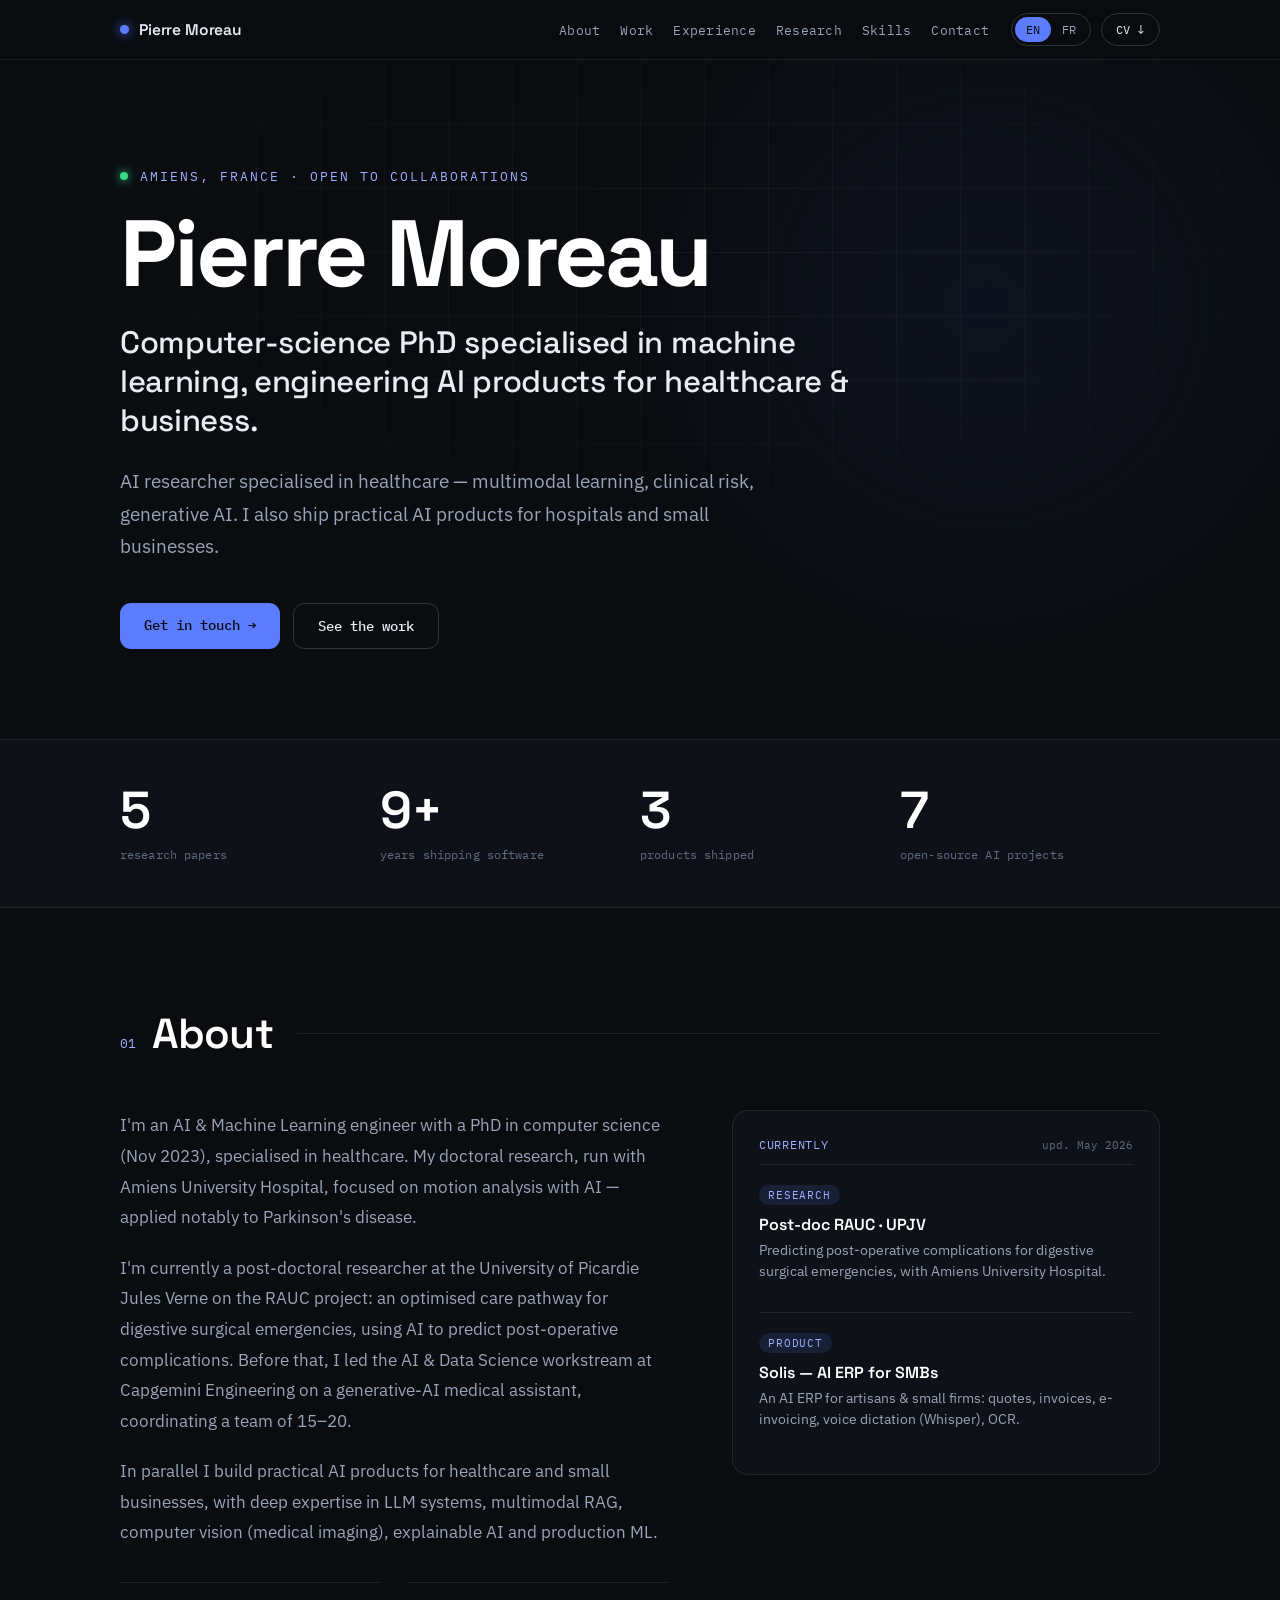
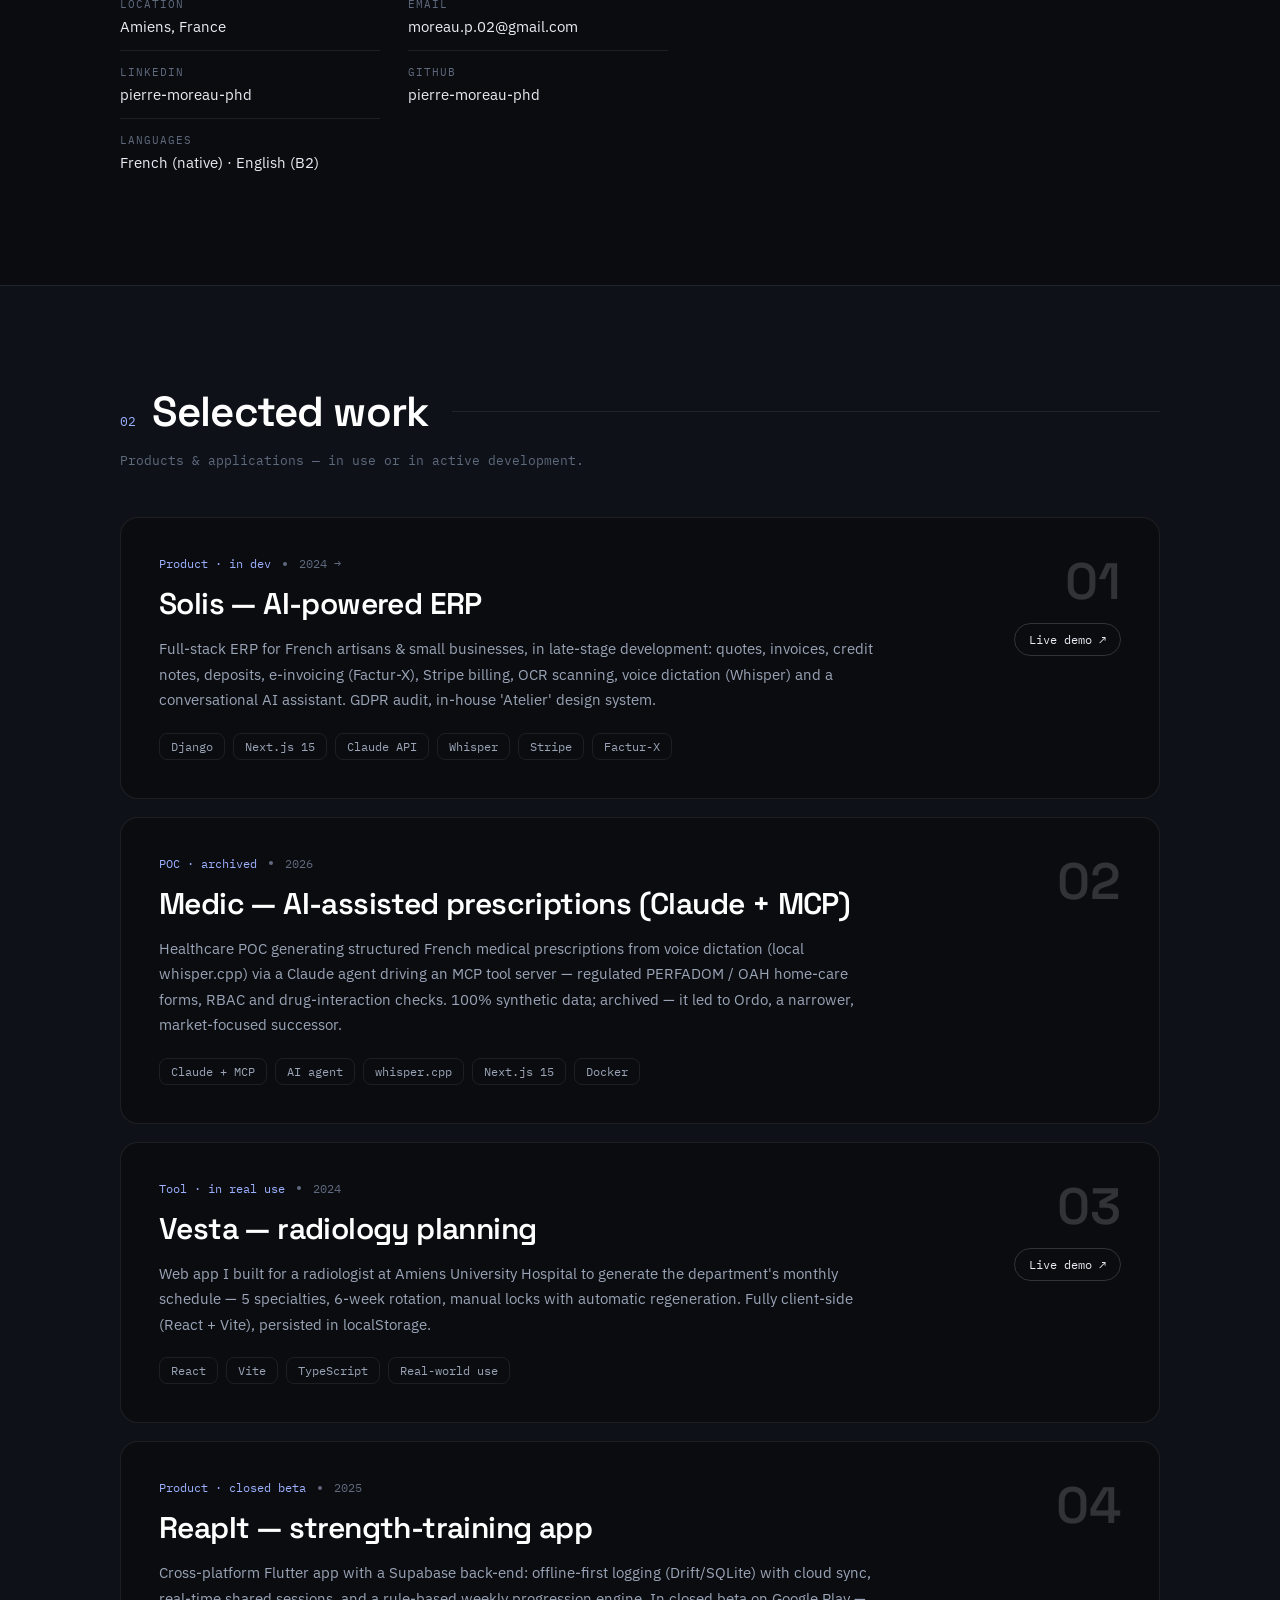
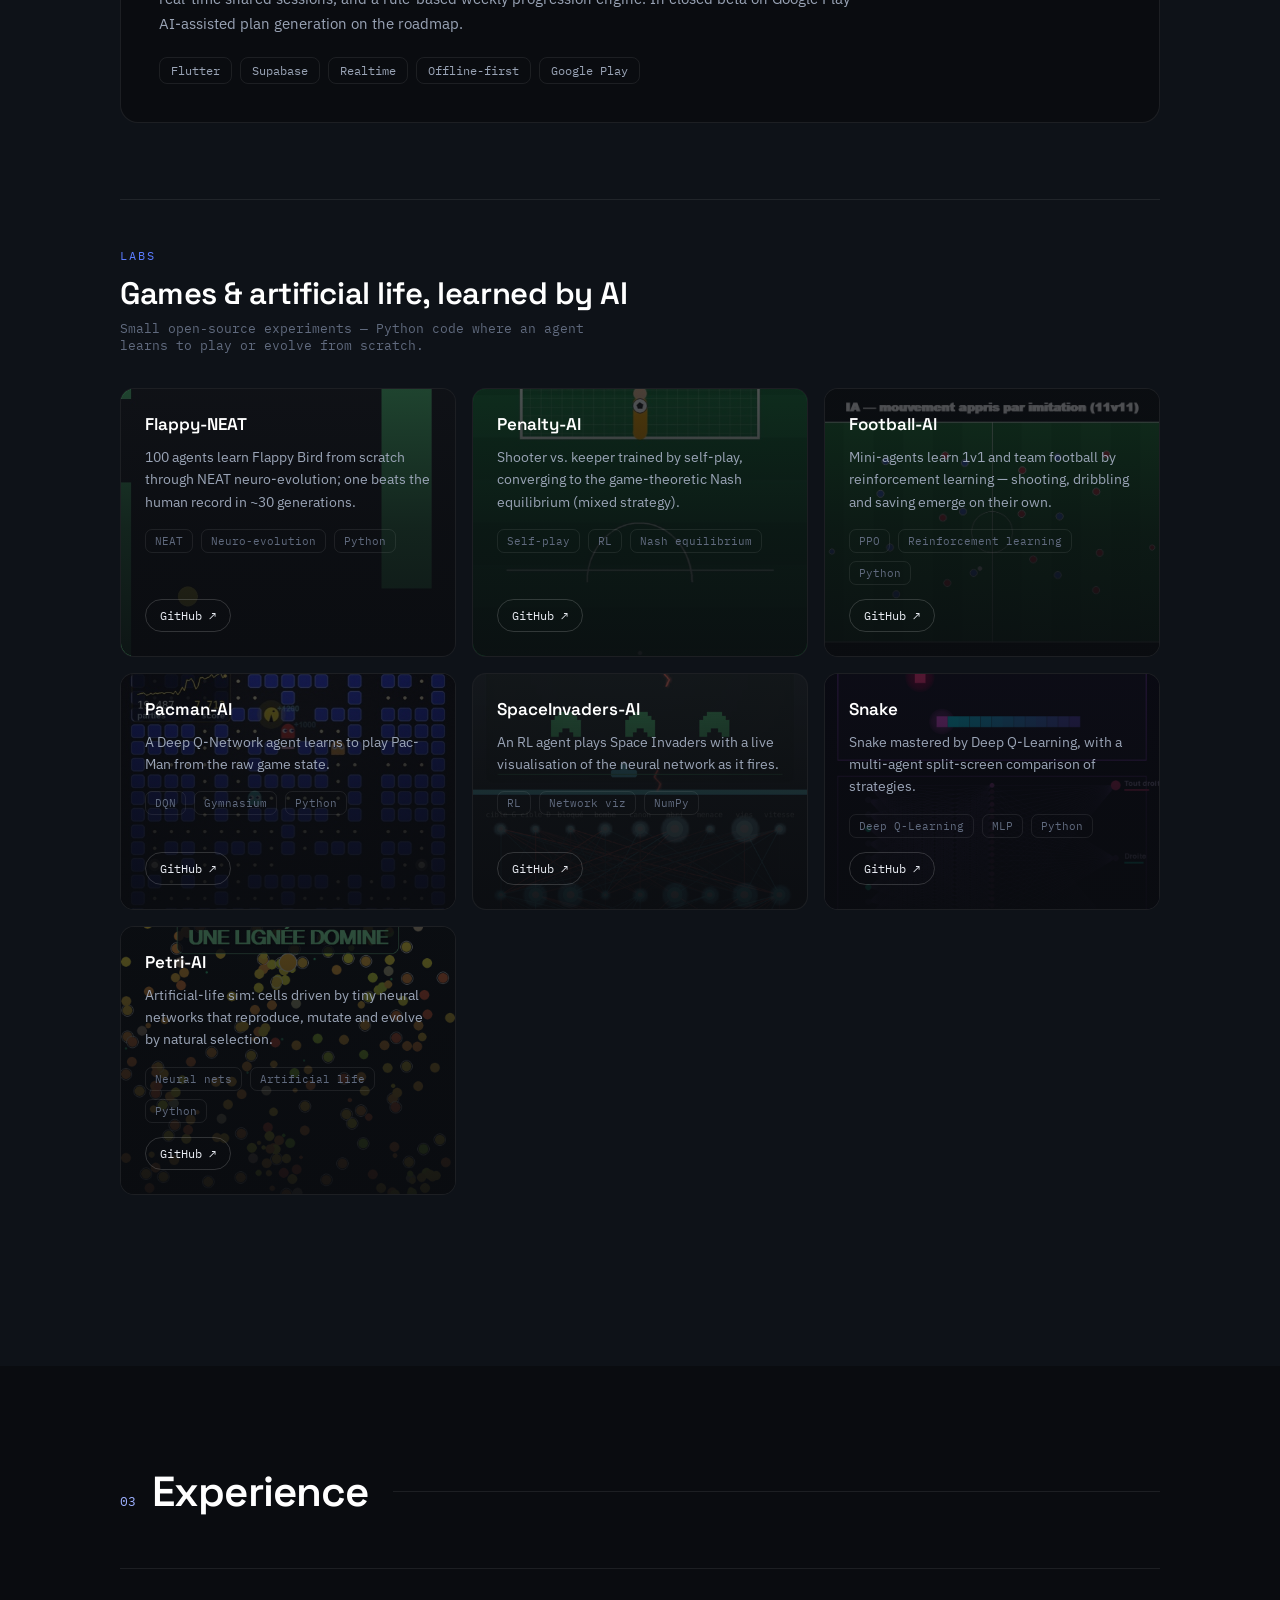
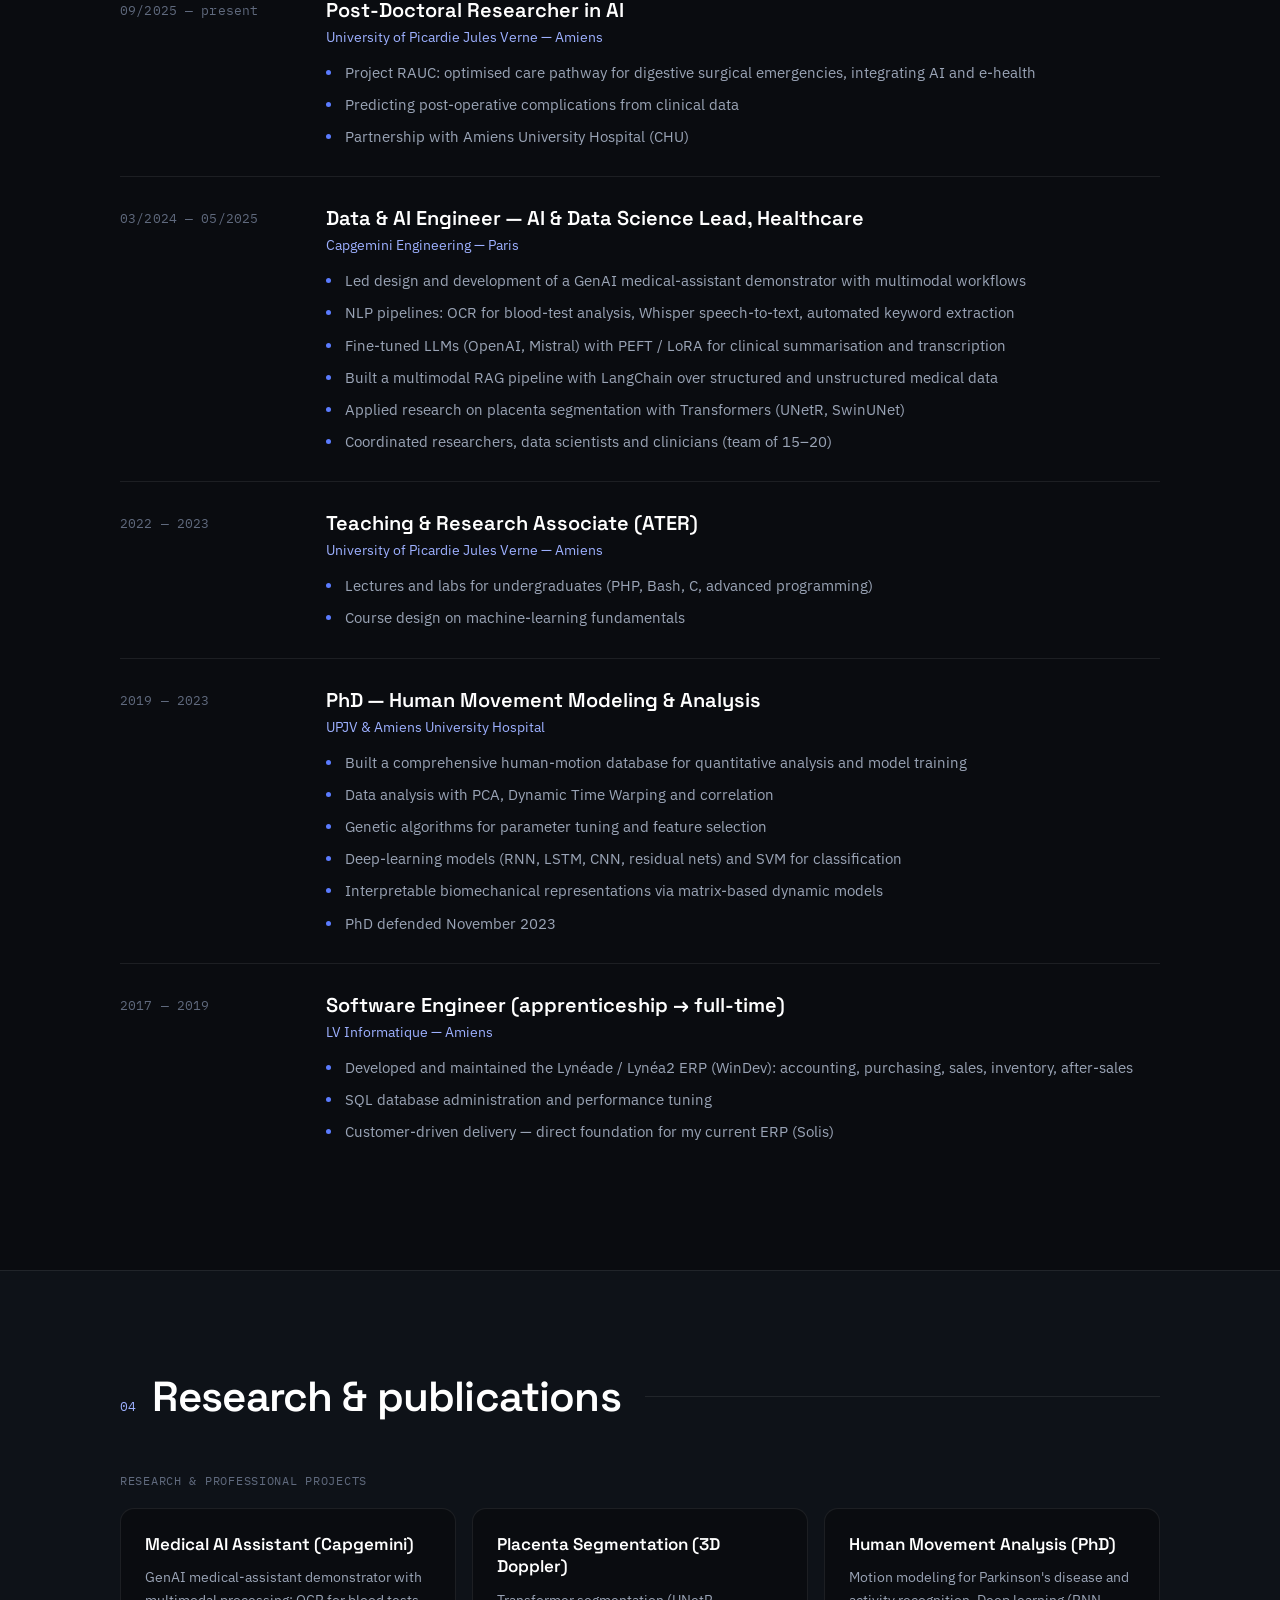
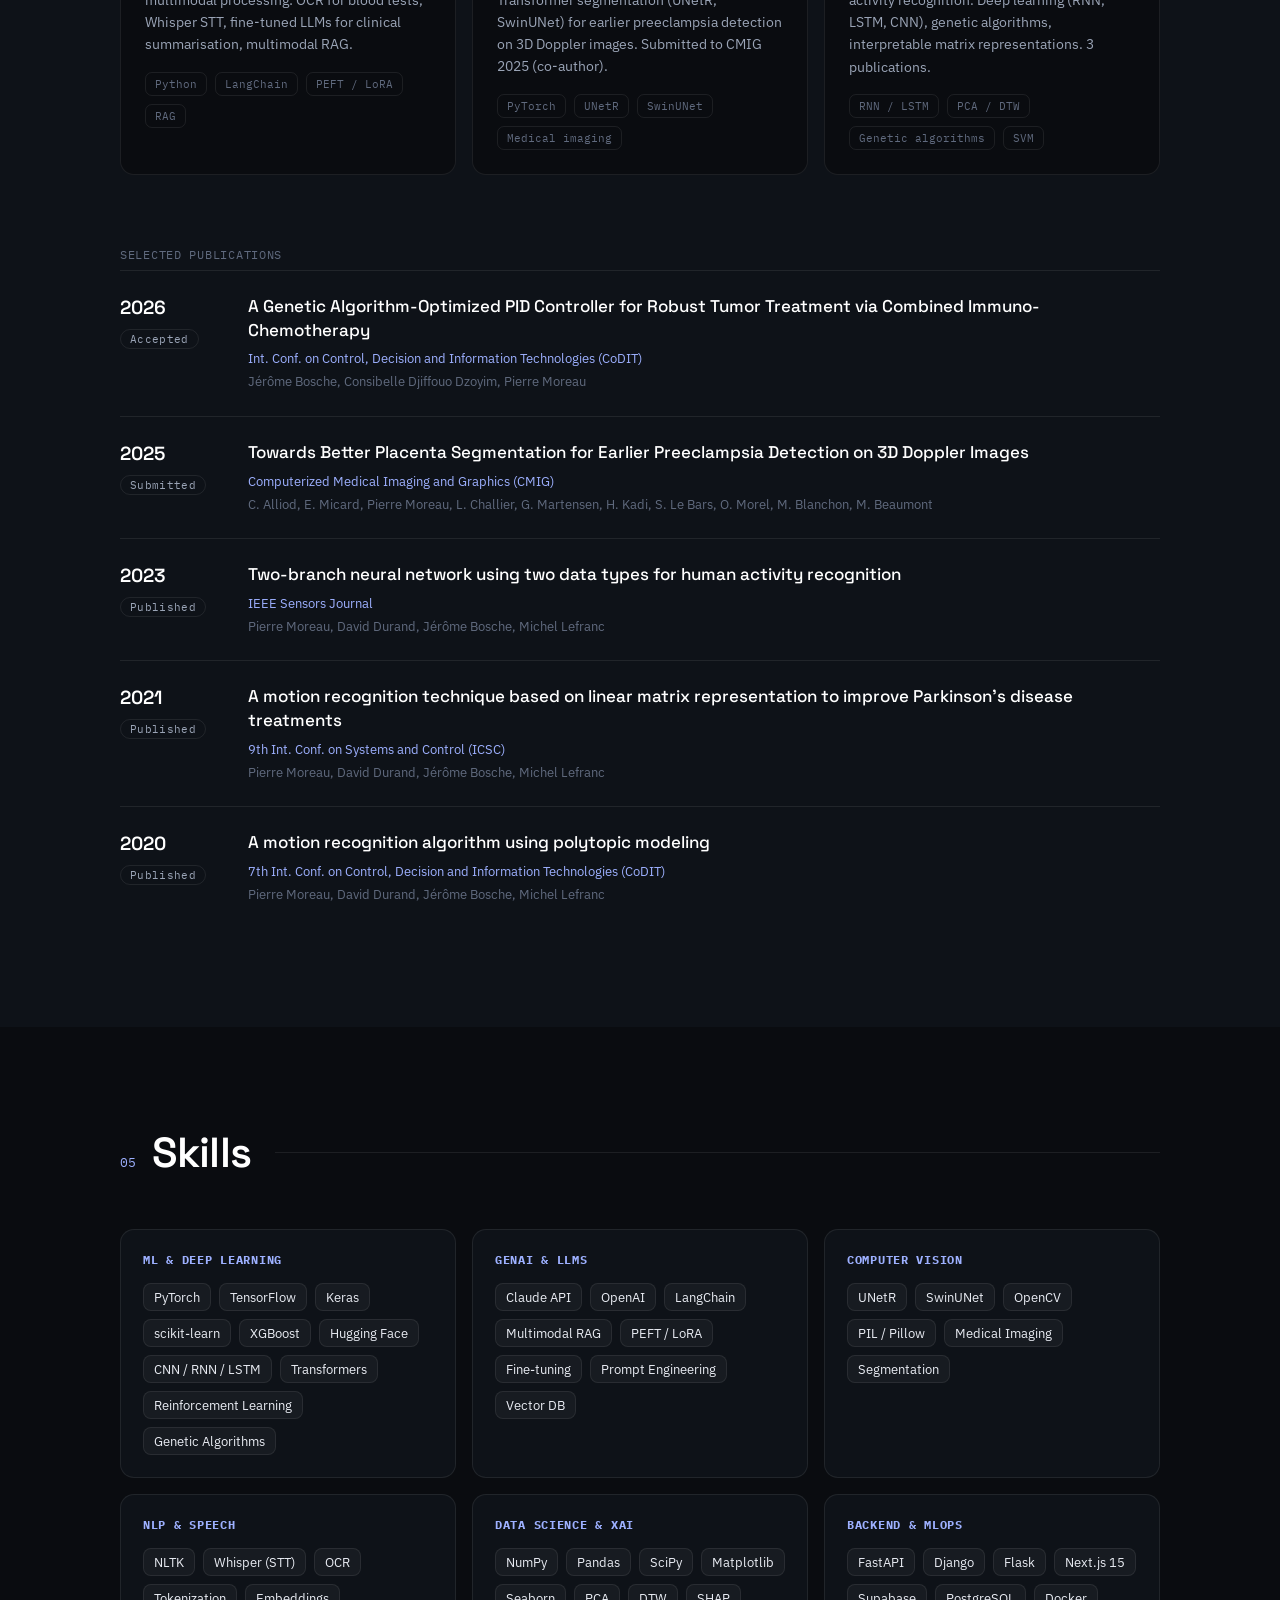
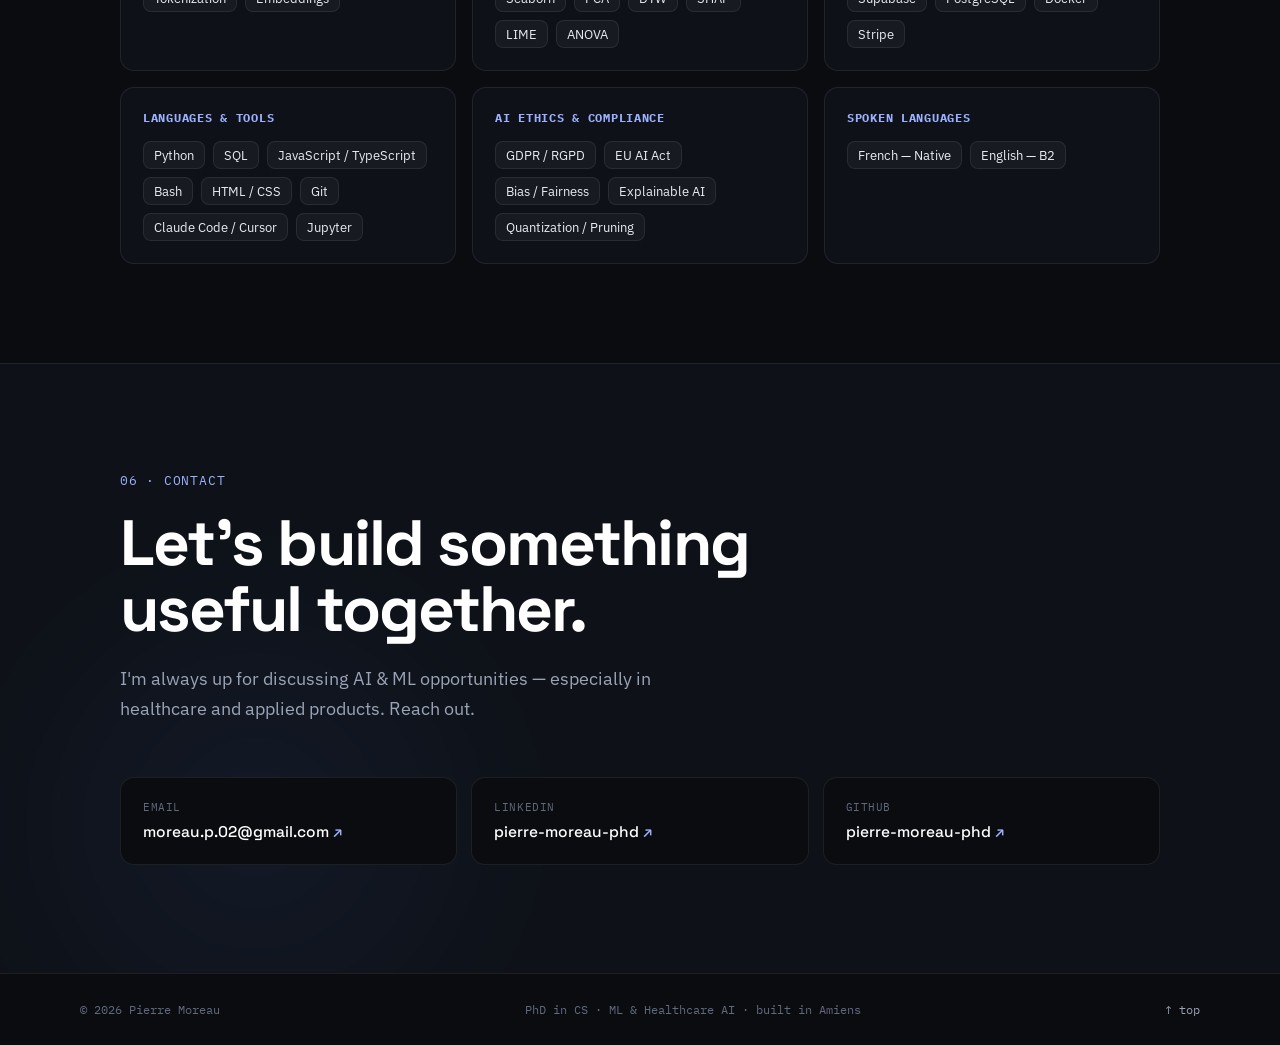
<file: index.html>
<!DOCTYPE html>
<html lang="en">
<head>
  <meta charset="UTF-8">
  <meta name="viewport" content="width=device-width, initial-scale=1.0">
  <title>Pierre Moreau — PhD in Computer Science (ML) · Healthcare AI Engineer</title>

  <!-- SEO -->
  <meta name="description" content="PhD in computer science (2023) specialized in machine learning, AI researcher focused on healthcare. Post-doc at UPJV (RAUC project): generative AI, medical imaging, LLM/RAG systems for healthcare.">
  <meta name="author" content="Pierre Moreau">
  <meta name="keywords" content="Pierre Moreau, machine learning, AI engineer, healthcare AI, LLM, RAG, computer vision, medical imaging, Amiens">
  <meta name="robots" content="index, follow">
  <link rel="canonical" href="https://pierremoreau.myddns.me/index.html">

  <!-- i18n alternates -->
  <link rel="alternate" hreflang="en" href="https://pierremoreau.myddns.me/index.html">
  <link rel="alternate" hreflang="fr" href="https://pierremoreau.myddns.me/index-fr.html">
  <link rel="alternate" hreflang="x-default" href="https://pierremoreau.myddns.me/">

  <!-- Schema.org Person -->
  <script type="application/ld+json">
{
  "@context": "https://schema.org",
  "@type": "Person",
  "name": "Pierre Moreau",
  "givenName": "Pierre",
  "familyName": "Moreau",
  "jobTitle": "AI Healthcare Engineer, PhD in Computer Science specialized in Machine Learning",
  "description": "AI researcher with a PhD in computer science, specialized in machine learning and healthcare. Post-doctoral researcher at UPJV (RAUC project).",
  "url": "https://pierremoreau.myddns.me/",
  "email": "mailto:moreau.p.02@gmail.com",
  "telephone": "+33611805832",
  "image": "https://pierremoreau.myddns.me/og-image.png",
  "address": {
    "@type": "PostalAddress",
    "addressLocality": "Amiens",
    "addressCountry": "FR"
  },
  "alumniOf": {
    "@type": "CollegeOrUniversity",
    "name": "University of Picardie Jules Verne",
    "url": "https://www.u-picardie.fr/"
  },
  "worksFor": {
    "@type": "Organization",
    "name": "University of Picardie Jules Verne"
  },
  "sameAs": [
    "https://www.linkedin.com/in/pierre-moreau-phd/",
    "https://github.com/pierre-moreau-phd"
  ],
  "knowsAbout": [
    "Machine Learning",
    "Deep Learning",
    "Generative AI",
    "Large Language Models",
    "Retrieval-Augmented Generation",
    "Healthcare AI",
    "Medical Imaging",
    "Computer Vision",
    "Whisper Speech-to-Text",
    "Explainable AI"
  ],
  "knowsLanguage": [
    {
      "@type": "Language",
      "name": "French",
      "alternateName": "fr"
    },
    {
      "@type": "Language",
      "name": "English",
      "alternateName": "en"
    }
  ]
}
  </script>

  <!-- Open Graph -->
  <meta property="og:type" content="website">
  <meta property="og:url" content="https://pierremoreau.myddns.me/">
  <meta property="og:title" content="Pierre Moreau — PhD in Computer Science (ML) · Healthcare AI Engineer">
  <meta property="og:description" content="AI researcher with a PhD in computer science, specialised in machine learning &amp; healthcare — multimodal learning, generative AI and medical imaging.">
  <meta property="og:image" content="https://pierremoreau.myddns.me/og-image.png">
  <meta property="og:image:width" content="1200">
  <meta property="og:image:height" content="630">
  <meta property="og:image:alt" content="Pierre Moreau — PhD in Computer Science (ML) · Healthcare AI Engineer">
  <meta property="og:locale" content="en_US">
  <meta property="og:locale:alternate" content="fr_FR">

  <!-- Twitter -->
  <meta name="twitter:card" content="summary_large_image">
  <meta name="twitter:title" content="Pierre Moreau — PhD in Computer Science (ML) · Healthcare AI Engineer">
  <meta name="twitter:description" content="AI researcher specialized in healthcare — generative AI and medical imaging.">
  <meta name="twitter:image" content="https://pierremoreau.myddns.me/og-image.png">
  <meta name="twitter:image:alt" content="Pierre Moreau — PhD in Computer Science (ML) · Healthcare AI Engineer">

  <!-- Theme color -->
  <meta name="theme-color" content="#0a0c10">

  <!-- Favicon -->
  <link rel="icon" type="image/svg+xml" href="favicon.svg">
  <link rel="icon" type="image/x-icon" href="favicon.ico">
  <link rel="apple-touch-icon" href="apple-touch-icon.png">

  <!-- Fonts -->
  <link rel="preconnect" href="https://fonts.googleapis.com">
  <link rel="preconnect" href="https://fonts.gstatic.com" crossorigin>
  <link href="https://fonts.googleapis.com/css2?family=Space+Grotesk:wght@500;600;700&family=IBM+Plex+Sans:wght@400;500;600&family=IBM+Plex+Mono:wght@400;500&display=swap" rel="stylesheet">

  <!-- Styles & script -->
  <link rel="stylesheet" href="styles.css">
  <script src="script.js" defer></script>
  <noscript><style>[data-reveal]{opacity:1;transform:none}</style></noscript>
</head>
<body>
<header class="site-header" id="top">
  <nav class="nav">
    <a href="#top" class="nav-brand"><span class="nav-dot" aria-hidden="true"></span>Pierre Moreau</a>
    <div class="nav-right">
      <div class="nav-links"><a href="#about" class="nav-link" data-nav="about">About</a><a href="#work" class="nav-link" data-nav="work">Work</a><a href="#experience" class="nav-link" data-nav="experience">Experience</a><a href="#research" class="nav-link" data-nav="research">Research</a><a href="#skills" class="nav-link" data-nav="skills">Skills</a><a href="#contact" class="nav-link" data-nav="contact">Contact</a></div>
      <div class="nav-tools">
        <div class="lang-pill" role="group" aria-label="Language">
          <a class="lang-btn is-active" href="index.html" hreflang="en">EN</a>
          <a class="lang-btn" href="index-fr.html" hreflang="fr">FR</a>
        </div>
        <a class="cv-btn" href="Pierre_Moreau_CV_EN.pdf" download>CV <span aria-hidden="true">↓</span></a>
      </div>
    </div>
  </nav>
</header>

<section id="home" class="hero">
  <div class="hero-glow" aria-hidden="true"></div>
  <div class="grid-bg" aria-hidden="true"></div>
  <div class="hero-inner">
    <div class="hero-content">
      <div class="hero-status" data-reveal data-reveal-delay="0"><span class="status-dot" aria-hidden="true"></span>Amiens, France · open to collaborations</div>
      <h1 class="hero-name" data-reveal data-reveal-delay="70">Pierre Moreau</h1>
      <p class="hero-role" data-reveal data-reveal-delay="140">Computer-science PhD specialised in machine learning, engineering AI products for healthcare &amp; business.</p>
      <p class="hero-tagline" data-reveal data-reveal-delay="210">AI researcher specialised in healthcare — multimodal learning, clinical risk, generative AI. I also ship practical AI products for hospitals and small businesses.</p>
      <div class="hero-actions" data-reveal data-reveal-delay="280">
        <a href="#contact" class="btn-primary">Get in touch →</a>
        <a href="#work" class="btn-ghost">See the work</a>
      </div>
    </div>
  </div>
</section>

<section class="metrics">
  <div class="metrics-inner">
    <div class="metric" data-reveal>
      <div class="metric-value" data-count="5">5</div>
      <div class="metric-label">research papers</div>
    </div><div class="metric" data-reveal>
      <div class="metric-value" data-count="9">9+</div>
      <div class="metric-label">years shipping software</div>
    </div><div class="metric" data-reveal>
      <div class="metric-value" data-count="3">3</div>
      <div class="metric-label">products shipped</div>
    </div><div class="metric" data-reveal>
      <div class="metric-value" data-count="7">7</div>
      <div class="metric-label">open-source AI projects</div>
    </div>
  </div>
</section>

<section id="about" class="section">
  <div class="section-head" data-reveal>
    <span class="section-num">01</span>
    <h2 class="section-title">About</h2>
    <span class="section-rule" aria-hidden="true"></span>
  </div>
  <div class="about-cols">
    <div class="about-main">
      <div class="about-lead" data-reveal>
        <p>I&#39;m an AI &amp; Machine Learning engineer with a PhD in computer science (Nov 2023), specialised in healthcare. My doctoral research, run with Amiens University Hospital, focused on motion analysis with AI — applied notably to Parkinson&#39;s disease.</p><p>I&#39;m currently a post-doctoral researcher at the University of Picardie Jules Verne on the RAUC project: an optimised care pathway for digestive surgical emergencies, using AI to predict post-operative complications. Before that, I led the AI &amp; Data Science workstream at Capgemini Engineering on a generative-AI medical assistant, coordinating a team of 15–20.</p><p>In parallel I build practical AI products for healthcare and small businesses, with deep expertise in LLM systems, multimodal RAG, computer vision (medical imaging), explainable AI and production ML.</p>
      </div>
      <div class="about-facts" data-reveal>
        <div class="fact"><div class="fact-k">Location</div><div class="fact-v">Amiens, France</div></div><div class="fact"><div class="fact-k">Email</div><div class="fact-v">moreau.p.02@gmail.com</div></div><div class="fact"><div class="fact-k">LinkedIn</div><div class="fact-v">pierre-moreau-phd</div></div><div class="fact"><div class="fact-k">GitHub</div><div class="fact-v">pierre-moreau-phd</div></div><div class="fact"><div class="fact-k">Languages</div><div class="fact-v">French (native) · English (B2)</div></div>
      </div>
    </div>
    <div class="about-side" data-reveal>
      <div class="now-card">
        <div class="now-head">
          <span class="now-head-title">Currently</span>
          <span class="now-updated">upd. May 2026</span>
        </div>
        <div class="now-item">
          <span class="now-tag">research</span>
          <div class="now-item-title">Post-doc RAUC · UPJV</div>
          <div class="now-desc">Predicting post-operative complications for digestive surgical emergencies, with Amiens University Hospital.</div>
        </div><div class="now-item">
          <span class="now-tag">product</span>
          <div class="now-item-title">Solis — AI ERP for SMBs</div>
          <div class="now-desc">An AI ERP for artisans &amp; small firms: quotes, invoices, e-invoicing, voice dictation (Whisper), OCR.</div>
        </div>
      </div>
    </div>
  </div>
</section>

<div class="band">
  <section id="work" class="section">
    <div class="section-head tight" data-reveal>
    <span class="section-num">02</span>
    <h2 class="section-title">Selected work</h2>
    <span class="section-rule" aria-hidden="true"></span>
  </div>
    <p class="section-sub" data-reveal>Products &amp; applications — in use or in active development.</p>
    <div class="work-list">
      <article class="work-card" data-reveal>
        <div class="work-card-row">
          <div class="work-card-main">
            <div class="work-meta">
              <span class="work-kind">Product · in dev</span>
              <span class="dot-sep" aria-hidden="true"></span>
              <span class="work-year">2024 →</span>
            </div>
            <h3 class="work-name">Solis — AI-powered ERP</h3>
            <p class="work-desc">Full-stack ERP for French artisans &amp; small businesses, in late-stage development: quotes, invoices, credit notes, deposits, e-invoicing (Factur-X), Stripe billing, OCR scanning, voice dictation (Whisper) and a conversational AI assistant. GDPR audit, in-house &#39;Atelier&#39; design system.</p>
            <div class="tags"><span class="tag">Django</span><span class="tag">Next.js 15</span><span class="tag">Claude API</span><span class="tag">Whisper</span><span class="tag">Stripe</span><span class="tag">Factur-X</span></div>
          </div>
          <div class="work-card-side">
            <span class="work-no" aria-hidden="true">01</span>
            <a class="link-pill" href="https://noovate.ddns.net/" target="_blank" rel="noopener">Live demo ↗</a>
          </div>
        </div>
      </article><article class="work-card" data-reveal>
        <div class="work-card-row">
          <div class="work-card-main">
            <div class="work-meta">
              <span class="work-kind">POC · archived</span>
              <span class="dot-sep" aria-hidden="true"></span>
              <span class="work-year">2026</span>
            </div>
            <h3 class="work-name">Medic — AI-assisted prescriptions (Claude + MCP)</h3>
            <p class="work-desc">Healthcare POC generating structured French medical prescriptions from voice dictation (local whisper.cpp) via a Claude agent driving an MCP tool server — regulated PERFADOM / OAH home-care forms, RBAC and drug-interaction checks. 100% synthetic data; archived — it led to Ordo, a narrower, market-focused successor.</p>
            <div class="tags"><span class="tag">Claude + MCP</span><span class="tag">AI agent</span><span class="tag">whisper.cpp</span><span class="tag">Next.js 15</span><span class="tag">Docker</span></div>
          </div>
          <div class="work-card-side">
            <span class="work-no" aria-hidden="true">02</span>
            
          </div>
        </div>
      </article><article class="work-card" data-reveal>
        <div class="work-card-row">
          <div class="work-card-main">
            <div class="work-meta">
              <span class="work-kind">Tool · in real use</span>
              <span class="dot-sep" aria-hidden="true"></span>
              <span class="work-year">2024</span>
            </div>
            <h3 class="work-name">Vesta — radiology planning</h3>
            <p class="work-desc">Web app I built for a radiologist at Amiens University Hospital to generate the department&#39;s monthly schedule — 5 specialties, 6-week rotation, manual locks with automatic regeneration. Fully client-side (React + Vite), persisted in localStorage.</p>
            <div class="tags"><span class="tag">React</span><span class="tag">Vite</span><span class="tag">TypeScript</span><span class="tag">Real-world use</span></div>
          </div>
          <div class="work-card-side">
            <span class="work-no" aria-hidden="true">03</span>
            <a class="link-pill" href="https://pierre-moreau-phd.github.io/Vesta/" target="_blank" rel="noopener">Live demo ↗</a>
          </div>
        </div>
      </article><article class="work-card" data-reveal>
        <div class="work-card-row">
          <div class="work-card-main">
            <div class="work-meta">
              <span class="work-kind">Product · closed beta</span>
              <span class="dot-sep" aria-hidden="true"></span>
              <span class="work-year">2025</span>
            </div>
            <h3 class="work-name">ReapIt — strength-training app</h3>
            <p class="work-desc">Cross-platform Flutter app with a Supabase back-end: offline-first logging (Drift/SQLite) with cloud sync, real-time shared sessions, and a rule-based weekly progression engine. In closed beta on Google Play — AI-assisted plan generation on the roadmap.</p>
            <div class="tags"><span class="tag">Flutter</span><span class="tag">Supabase</span><span class="tag">Realtime</span><span class="tag">Offline-first</span><span class="tag">Google Play</span></div>
          </div>
          <div class="work-card-side">
            <span class="work-no" aria-hidden="true">04</span>
            
          </div>
        </div>
      </article>
    </div>
    <div class="labs-head" data-reveal>
      <span class="labs-kicker">Labs</span>
      <h3 class="labs-title">Games &amp; artificial life, learned by AI</h3>
      <p class="labs-sub">Small open-source experiments — Python code where an agent learns to play or evolve from scratch.</p>
    </div>
    <div class="proj-grid labs-grid">
      <article class="proj-card labs-card" data-reveal>
        <div class="labs-bg" style="background-image:url('img/games/flappy-neat.jpg')"></div>
        <h3 class="proj-name">Flappy-NEAT</h3>
        <p class="proj-desc">100 agents learn Flappy Bird from scratch through NEAT neuro-evolution; one beats the human record in ~30 generations.</p>
        <div class="tags"><span class="tag sm">NEAT</span><span class="tag sm">Neuro-evolution</span><span class="tag sm">Python</span></div>
        <a class="link-pill sm" href="https://github.com/pierre-moreau-phd/Flappy-NEAT" target="_blank" rel="noopener">GitHub ↗</a>
      </article><article class="proj-card labs-card" data-reveal>
        <div class="labs-bg" style="background-image:url('img/games/penalty-ai.jpg')"></div>
        <h3 class="proj-name">Penalty-AI</h3>
        <p class="proj-desc">Shooter vs. keeper trained by self-play, converging to the game-theoretic Nash equilibrium (mixed strategy).</p>
        <div class="tags"><span class="tag sm">Self-play</span><span class="tag sm">RL</span><span class="tag sm">Nash equilibrium</span></div>
        <a class="link-pill sm" href="https://github.com/pierre-moreau-phd/Penalty-AI" target="_blank" rel="noopener">GitHub ↗</a>
      </article><article class="proj-card labs-card" data-reveal>
        <div class="labs-bg" style="background-image:url('img/games/football-ai.jpg')"></div>
        <h3 class="proj-name">Football-AI</h3>
        <p class="proj-desc">Mini-agents learn 1v1 and team football by reinforcement learning — shooting, dribbling and saving emerge on their own.</p>
        <div class="tags"><span class="tag sm">PPO</span><span class="tag sm">Reinforcement learning</span><span class="tag sm">Python</span></div>
        <a class="link-pill sm" href="https://github.com/pierre-moreau-phd/Football-AI" target="_blank" rel="noopener">GitHub ↗</a>
      </article><article class="proj-card labs-card" data-reveal>
        <div class="labs-bg" style="background-image:url('img/games/pacman-ai.jpg')"></div>
        <h3 class="proj-name">Pacman-AI</h3>
        <p class="proj-desc">A Deep Q-Network agent learns to play Pac-Man from the raw game state.</p>
        <div class="tags"><span class="tag sm">DQN</span><span class="tag sm">Gymnasium</span><span class="tag sm">Python</span></div>
        <a class="link-pill sm" href="https://github.com/pierre-moreau-phd/Pacman-AI" target="_blank" rel="noopener">GitHub ↗</a>
      </article><article class="proj-card labs-card" data-reveal>
        <div class="labs-bg" style="background-image:url('img/games/spaceinvaders-ai.jpg')"></div>
        <h3 class="proj-name">SpaceInvaders-AI</h3>
        <p class="proj-desc">An RL agent plays Space Invaders with a live visualisation of the neural network as it fires.</p>
        <div class="tags"><span class="tag sm">RL</span><span class="tag sm">Network viz</span><span class="tag sm">NumPy</span></div>
        <a class="link-pill sm" href="https://github.com/pierre-moreau-phd/SpaceInvaders-AI" target="_blank" rel="noopener">GitHub ↗</a>
      </article><article class="proj-card labs-card" data-reveal>
        <div class="labs-bg" style="background-image:url('img/games/snake.jpg')"></div>
        <h3 class="proj-name">Snake</h3>
        <p class="proj-desc">Snake mastered by Deep Q-Learning, with a multi-agent split-screen comparison of strategies.</p>
        <div class="tags"><span class="tag sm">Deep Q-Learning</span><span class="tag sm">MLP</span><span class="tag sm">Python</span></div>
        <a class="link-pill sm" href="https://github.com/pierre-moreau-phd/Snake" target="_blank" rel="noopener">GitHub ↗</a>
      </article><article class="proj-card labs-card" data-reveal>
        <div class="labs-bg" style="background-image:url('img/games/petri-ai.jpg')"></div>
        <h3 class="proj-name">Petri-AI</h3>
        <p class="proj-desc">Artificial-life sim: cells driven by tiny neural networks that reproduce, mutate and evolve by natural selection.</p>
        <div class="tags"><span class="tag sm">Neural nets</span><span class="tag sm">Artificial life</span><span class="tag sm">Python</span></div>
        <a class="link-pill sm" href="https://github.com/pierre-moreau-phd/Petri-AI" target="_blank" rel="noopener">GitHub ↗</a>
      </article>
    </div>
  </section>
</div>

<section id="experience" class="section">
  <div class="section-head" data-reveal>
    <span class="section-num">03</span>
    <h2 class="section-title">Experience</h2>
    <span class="section-rule" aria-hidden="true"></span>
  </div>
  <div class="exp-row" data-reveal>
    <div class="exp-date">09/2025 — present</div>
    <div>
      <h3 class="exp-role">Post-Doctoral Researcher in AI</h3>
      <div class="exp-org">University of Picardie Jules Verne — Amiens</div>
      <ul class="exp-bullets"><li>Project RAUC: optimised care pathway for digestive surgical emergencies, integrating AI and e-health</li><li>Predicting post-operative complications from clinical data</li><li>Partnership with Amiens University Hospital (CHU)</li></ul>
    </div>
  </div><div class="exp-row" data-reveal>
    <div class="exp-date">03/2024 — 05/2025</div>
    <div>
      <h3 class="exp-role">Data &amp; AI Engineer — AI &amp; Data Science Lead, Healthcare</h3>
      <div class="exp-org">Capgemini Engineering — Paris</div>
      <ul class="exp-bullets"><li>Led design and development of a GenAI medical-assistant demonstrator with multimodal workflows</li><li>NLP pipelines: OCR for blood-test analysis, Whisper speech-to-text, automated keyword extraction</li><li>Fine-tuned LLMs (OpenAI, Mistral) with PEFT / LoRA for clinical summarisation and transcription</li><li>Built a multimodal RAG pipeline with LangChain over structured and unstructured medical data</li><li>Applied research on placenta segmentation with Transformers (UNetR, SwinUNet)</li><li>Coordinated researchers, data scientists and clinicians (team of 15–20)</li></ul>
    </div>
  </div><div class="exp-row" data-reveal>
    <div class="exp-date">2022 — 2023</div>
    <div>
      <h3 class="exp-role">Teaching &amp; Research Associate (ATER)</h3>
      <div class="exp-org">University of Picardie Jules Verne — Amiens</div>
      <ul class="exp-bullets"><li>Lectures and labs for undergraduates (PHP, Bash, C, advanced programming)</li><li>Course design on machine-learning fundamentals</li></ul>
    </div>
  </div><div class="exp-row" data-reveal>
    <div class="exp-date">2019 — 2023</div>
    <div>
      <h3 class="exp-role">PhD — Human Movement Modeling &amp; Analysis</h3>
      <div class="exp-org">UPJV &amp; Amiens University Hospital</div>
      <ul class="exp-bullets"><li>Built a comprehensive human-motion database for quantitative analysis and model training</li><li>Data analysis with PCA, Dynamic Time Warping and correlation</li><li>Genetic algorithms for parameter tuning and feature selection</li><li>Deep-learning models (RNN, LSTM, CNN, residual nets) and SVM for classification</li><li>Interpretable biomechanical representations via matrix-based dynamic models</li><li>PhD defended November 2023</li></ul>
    </div>
  </div><div class="exp-row" data-reveal>
    <div class="exp-date">2017 — 2019</div>
    <div>
      <h3 class="exp-role">Software Engineer (apprenticeship → full-time)</h3>
      <div class="exp-org">LV Informatique — Amiens</div>
      <ul class="exp-bullets"><li>Developed and maintained the Lynéade / Lynéa2 ERP (WinDev): accounting, purchasing, sales, inventory, after-sales</li><li>SQL database administration and performance tuning</li><li>Customer-driven delivery — direct foundation for my current ERP (Solis)</li></ul>
    </div>
  </div>
</section>

<div class="band">
  <section id="research" class="section">
    <div class="section-head" data-reveal>
    <span class="section-num">04</span>
    <h2 class="section-title">Research &amp; publications</h2>
    <span class="section-rule" aria-hidden="true"></span>
  </div>
    <div class="subhead" data-reveal>Research &amp; professional projects</div>
    <div class="proj-grid">
      <article class="proj-card" data-reveal>
        <h3 class="proj-name">Medical AI Assistant (Capgemini)</h3>
        <p class="proj-desc">GenAI medical-assistant demonstrator with multimodal processing: OCR for blood tests, Whisper STT, fine-tuned LLMs for clinical summarisation, multimodal RAG.</p>
        <div class="tags"><span class="tag sm">Python</span><span class="tag sm">LangChain</span><span class="tag sm">PEFT / LoRA</span><span class="tag sm">RAG</span></div>
      </article><article class="proj-card" data-reveal>
        <h3 class="proj-name">Placenta Segmentation (3D Doppler)</h3>
        <p class="proj-desc">Transformer segmentation (UNetR, SwinUNet) for earlier preeclampsia detection on 3D Doppler images. Submitted to CMIG 2025 (co-author).</p>
        <div class="tags"><span class="tag sm">PyTorch</span><span class="tag sm">UNetR</span><span class="tag sm">SwinUNet</span><span class="tag sm">Medical imaging</span></div>
      </article><article class="proj-card" data-reveal>
        <h3 class="proj-name">Human Movement Analysis (PhD)</h3>
        <p class="proj-desc">Motion modeling for Parkinson&#39;s disease and activity recognition. Deep learning (RNN, LSTM, CNN), genetic algorithms, interpretable matrix representations. 3 publications.</p>
        <div class="tags"><span class="tag sm">RNN / LSTM</span><span class="tag sm">PCA / DTW</span><span class="tag sm">Genetic algorithms</span><span class="tag sm">SVM</span></div>
      </article>
    </div>
    <div class="subhead pubs" data-reveal>Selected publications</div>
    <article class="pub-row" data-reveal>
      <div class="pub-meta">
        <span class="pub-year">2026</span>
        <span class="pub-status">Accepted</span>
      </div>
      <div>
        <h3 class="pub-title">A Genetic Algorithm-Optimized PID Controller for Robust Tumor Treatment via Combined Immuno-Chemotherapy</h3>
        <div class="pub-venue">Int. Conf. on Control, Decision and Information Technologies (CoDIT)</div>
        <div class="pub-authors">Jérôme Bosche, Consibelle Djiffouo Dzoyim, Pierre Moreau</div>
      </div>
    </article><article class="pub-row" data-reveal>
      <div class="pub-meta">
        <span class="pub-year">2025</span>
        <span class="pub-status">Submitted</span>
      </div>
      <div>
        <h3 class="pub-title">Towards Better Placenta Segmentation for Earlier Preeclampsia Detection on 3D Doppler Images</h3>
        <div class="pub-venue">Computerized Medical Imaging and Graphics (CMIG)</div>
        <div class="pub-authors">C. Alliod, E. Micard, Pierre Moreau, L. Challier, G. Martensen, H. Kadi, S. Le Bars, O. Morel, M. Blanchon, M. Beaumont</div>
      </div>
    </article><article class="pub-row" data-reveal>
      <div class="pub-meta">
        <span class="pub-year">2023</span>
        <span class="pub-status">Published</span>
      </div>
      <div>
        <h3 class="pub-title">Two-branch neural network using two data types for human activity recognition</h3>
        <div class="pub-venue">IEEE Sensors Journal</div>
        <div class="pub-authors">Pierre Moreau, David Durand, Jérôme Bosche, Michel Lefranc</div>
      </div>
    </article><article class="pub-row" data-reveal>
      <div class="pub-meta">
        <span class="pub-year">2021</span>
        <span class="pub-status">Published</span>
      </div>
      <div>
        <h3 class="pub-title">A motion recognition technique based on linear matrix representation to improve Parkinson&#39;s disease treatments</h3>
        <div class="pub-venue">9th Int. Conf. on Systems and Control (ICSC)</div>
        <div class="pub-authors">Pierre Moreau, David Durand, Jérôme Bosche, Michel Lefranc</div>
      </div>
    </article><article class="pub-row" data-reveal>
      <div class="pub-meta">
        <span class="pub-year">2020</span>
        <span class="pub-status">Published</span>
      </div>
      <div>
        <h3 class="pub-title">A motion recognition algorithm using polytopic modeling</h3>
        <div class="pub-venue">7th Int. Conf. on Control, Decision and Information Technologies (CoDIT)</div>
        <div class="pub-authors">Pierre Moreau, David Durand, Jérôme Bosche, Michel Lefranc</div>
      </div>
    </article>
  </section>
</div>

<section id="skills" class="section">
  <div class="section-head" data-reveal>
    <span class="section-num">05</span>
    <h2 class="section-title">Skills</h2>
    <span class="section-rule" aria-hidden="true"></span>
  </div>
  <div class="skills-grid">
    <div class="skill-group" data-reveal>
      <h3 class="skill-label">ML &amp; Deep Learning</h3>
      <div class="chips"><span class="chip">PyTorch</span><span class="chip">TensorFlow</span><span class="chip">Keras</span><span class="chip">scikit-learn</span><span class="chip">XGBoost</span><span class="chip">Hugging Face</span><span class="chip">CNN / RNN / LSTM</span><span class="chip">Transformers</span><span class="chip">Reinforcement Learning</span><span class="chip">Genetic Algorithms</span></div>
    </div><div class="skill-group" data-reveal>
      <h3 class="skill-label">GenAI &amp; LLMs</h3>
      <div class="chips"><span class="chip">Claude API</span><span class="chip">OpenAI</span><span class="chip">LangChain</span><span class="chip">Multimodal RAG</span><span class="chip">PEFT / LoRA</span><span class="chip">Fine-tuning</span><span class="chip">Prompt Engineering</span><span class="chip">Vector DB</span></div>
    </div><div class="skill-group" data-reveal>
      <h3 class="skill-label">Computer Vision</h3>
      <div class="chips"><span class="chip">UNetR</span><span class="chip">SwinUNet</span><span class="chip">OpenCV</span><span class="chip">PIL / Pillow</span><span class="chip">Medical Imaging</span><span class="chip">Segmentation</span></div>
    </div><div class="skill-group" data-reveal>
      <h3 class="skill-label">NLP &amp; Speech</h3>
      <div class="chips"><span class="chip">NLTK</span><span class="chip">Whisper (STT)</span><span class="chip">OCR</span><span class="chip">Tokenization</span><span class="chip">Embeddings</span></div>
    </div><div class="skill-group" data-reveal>
      <h3 class="skill-label">Data Science &amp; XAI</h3>
      <div class="chips"><span class="chip">NumPy</span><span class="chip">Pandas</span><span class="chip">SciPy</span><span class="chip">Matplotlib</span><span class="chip">Seaborn</span><span class="chip">PCA</span><span class="chip">DTW</span><span class="chip">SHAP</span><span class="chip">LIME</span><span class="chip">ANOVA</span></div>
    </div><div class="skill-group" data-reveal>
      <h3 class="skill-label">Backend &amp; MLOps</h3>
      <div class="chips"><span class="chip">FastAPI</span><span class="chip">Django</span><span class="chip">Flask</span><span class="chip">Next.js 15</span><span class="chip">Supabase</span><span class="chip">PostgreSQL</span><span class="chip">Docker</span><span class="chip">Stripe</span></div>
    </div><div class="skill-group" data-reveal>
      <h3 class="skill-label">Languages &amp; Tools</h3>
      <div class="chips"><span class="chip">Python</span><span class="chip">SQL</span><span class="chip">JavaScript / TypeScript</span><span class="chip">Bash</span><span class="chip">HTML / CSS</span><span class="chip">Git</span><span class="chip">Claude Code / Cursor</span><span class="chip">Jupyter</span></div>
    </div><div class="skill-group" data-reveal>
      <h3 class="skill-label">AI Ethics &amp; Compliance</h3>
      <div class="chips"><span class="chip">GDPR / RGPD</span><span class="chip">EU AI Act</span><span class="chip">Bias / Fairness</span><span class="chip">Explainable AI</span><span class="chip">Quantization / Pruning</span></div>
    </div><div class="skill-group" data-reveal>
      <h3 class="skill-label">Spoken languages</h3>
      <div class="chips"><span class="chip">French — Native</span><span class="chip">English — B2</span></div>
    </div>
  </div>
</section>

<section id="contact" class="contact">
  <div class="contact-glow" aria-hidden="true"></div>
  <div class="contact-inner">
    <div class="contact-eyebrow" data-reveal>06 · Contact</div>
    <h2 class="contact-big" data-reveal>Let&#39;s build something useful together.</h2>
    <p class="contact-lead" data-reveal>I&#39;m always up for discussing AI &amp; ML opportunities — especially in healthcare and applied products. Reach out.</p>
    <div class="contact-grid">
      <a class="contact-card" data-reveal href="mailto:moreau.p.02@gmail.com">
        <span class="contact-card-label">Email</span>
        <span class="contact-card-value">moreau.p.02@gmail.com <span aria-hidden="true">↗</span></span>
      </a><a class="contact-card" data-reveal href="https://www.linkedin.com/in/pierre-moreau-phd/" target="_blank" rel="noopener">
        <span class="contact-card-label">LinkedIn</span>
        <span class="contact-card-value">pierre-moreau-phd <span aria-hidden="true">↗</span></span>
      </a><a class="contact-card" data-reveal href="https://github.com/pierre-moreau-phd" target="_blank" rel="noopener">
        <span class="contact-card-label">GitHub</span>
        <span class="contact-card-value">pierre-moreau-phd <span aria-hidden="true">↗</span></span>
      </a>
    </div>
  </div>
</section>

<footer class="site-footer">
  <div class="footer-inner">
    <span class="footer-item">© 2026 Pierre Moreau</span>
    <span class="footer-item">PhD in CS · ML &amp; Healthcare AI · built in Amiens</span>
    <a href="#top" class="footer-top">↑ top</a>
  </div>
</footer>
</body>
</html>
</file>
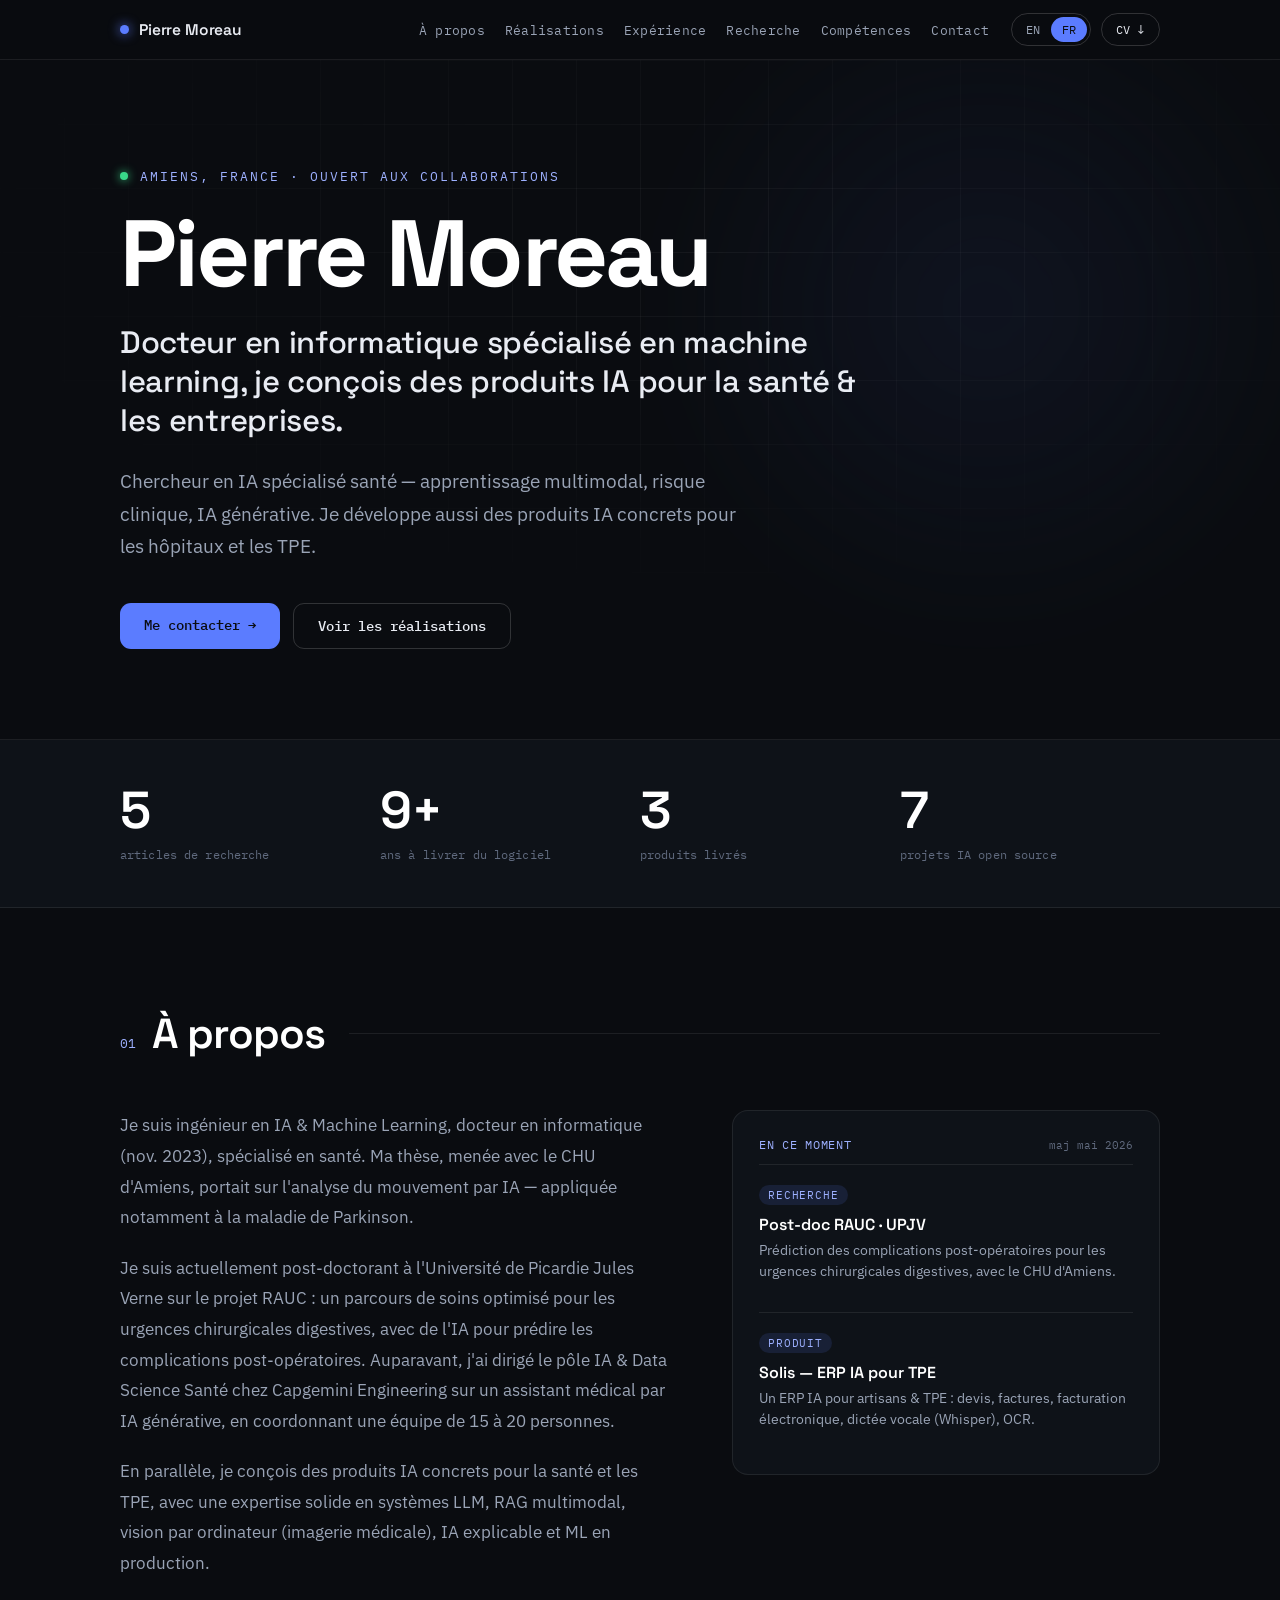
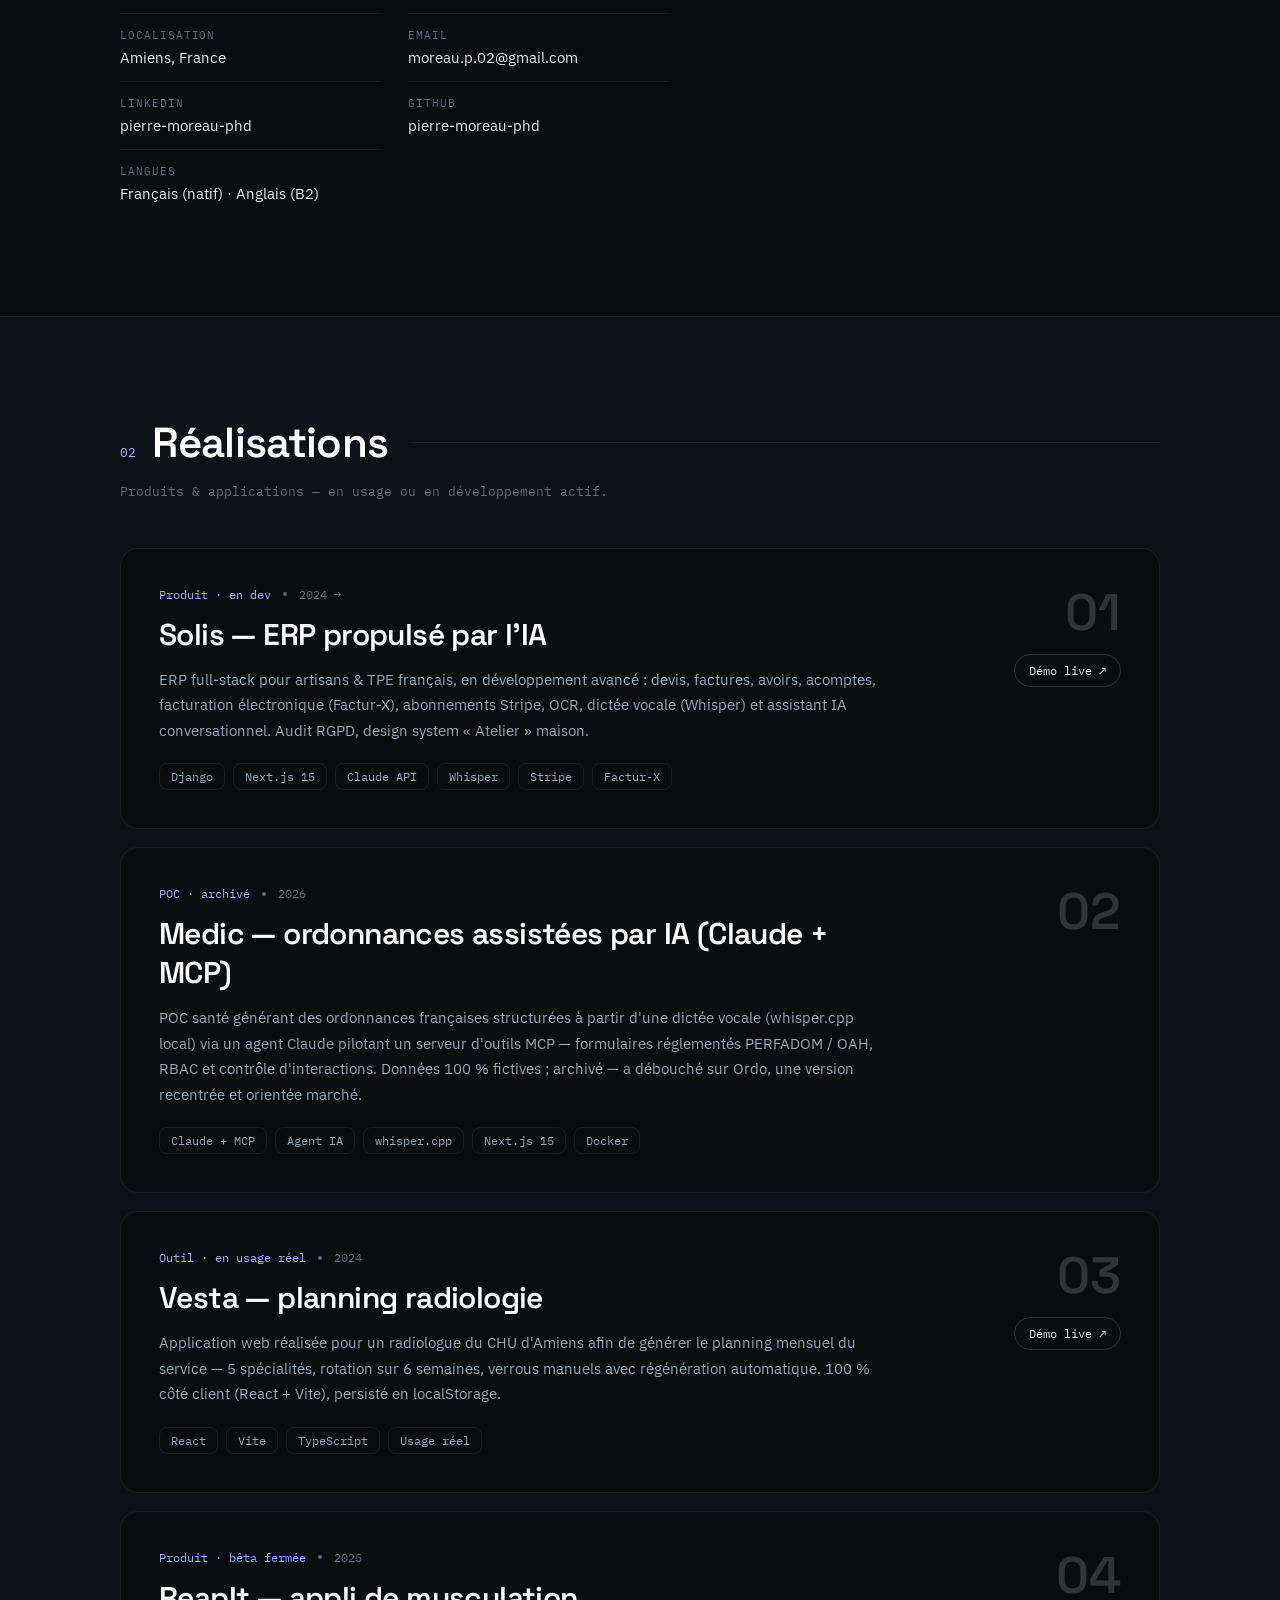
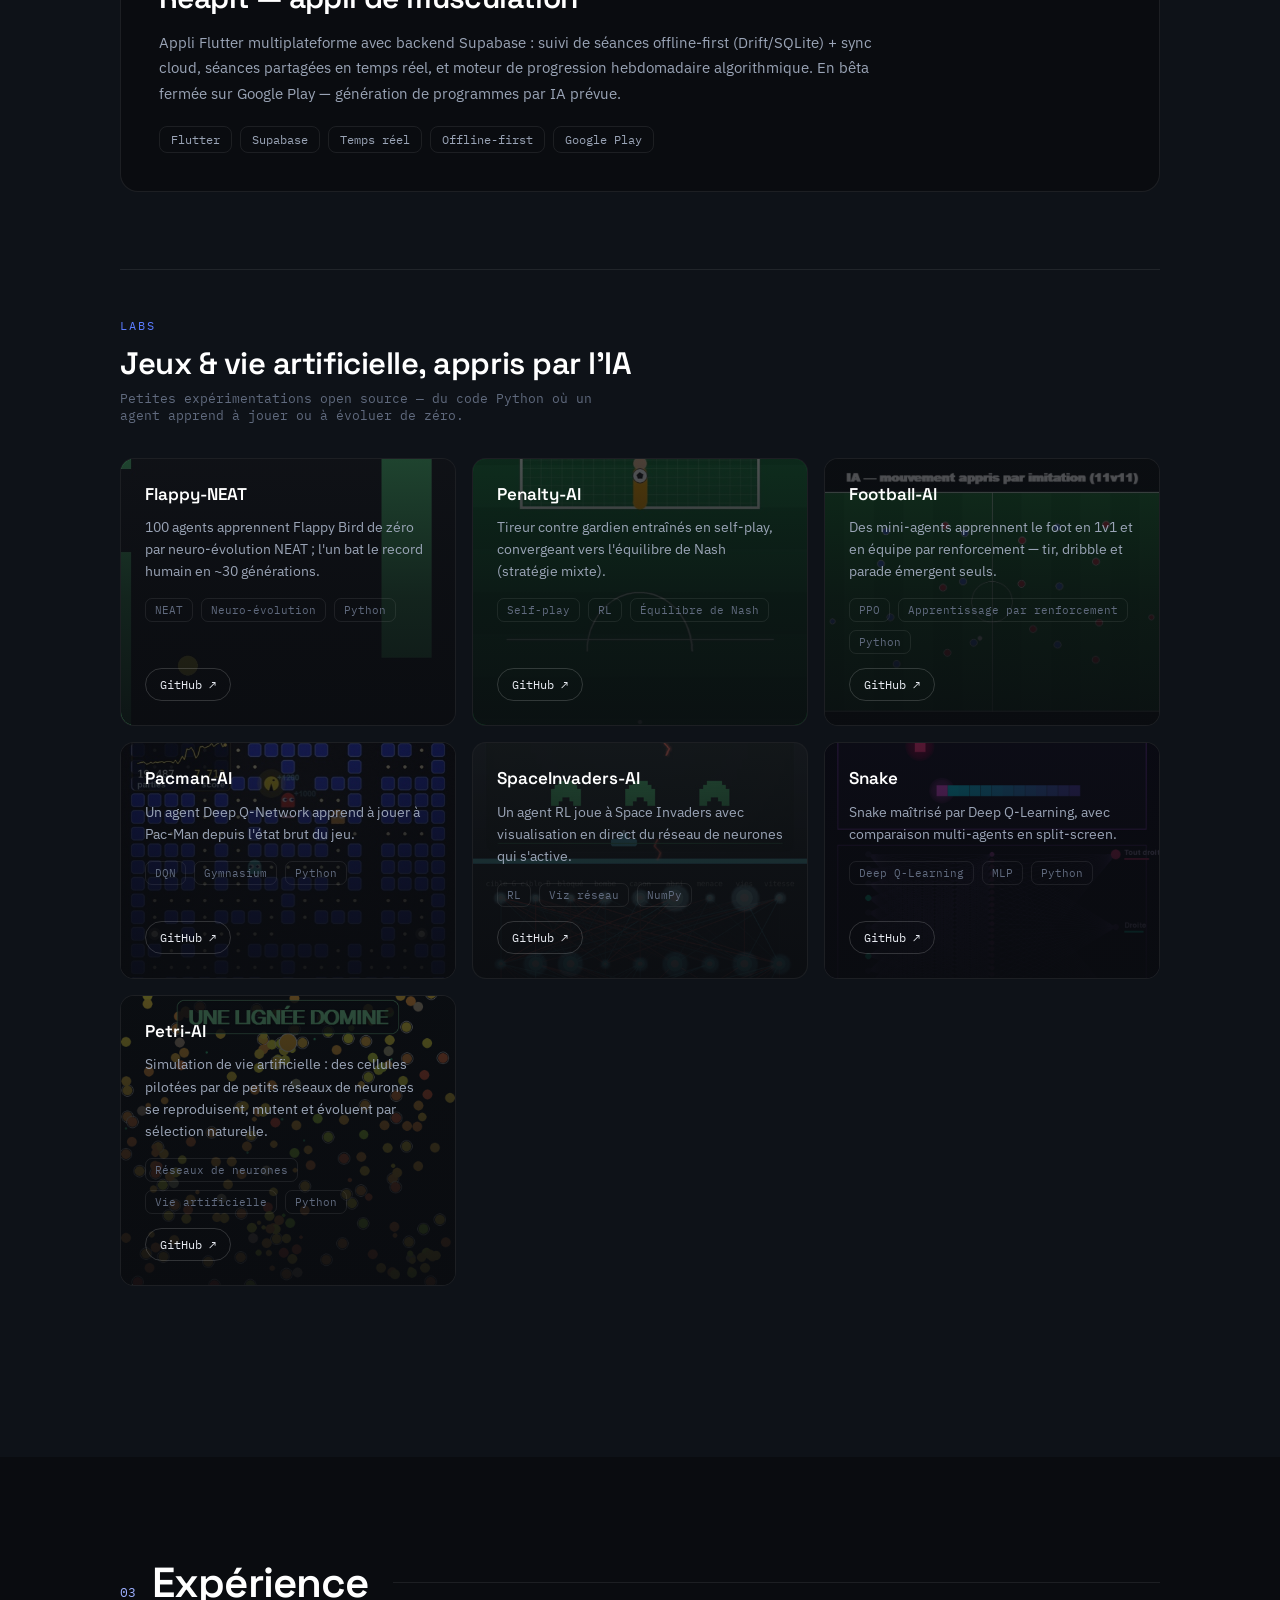
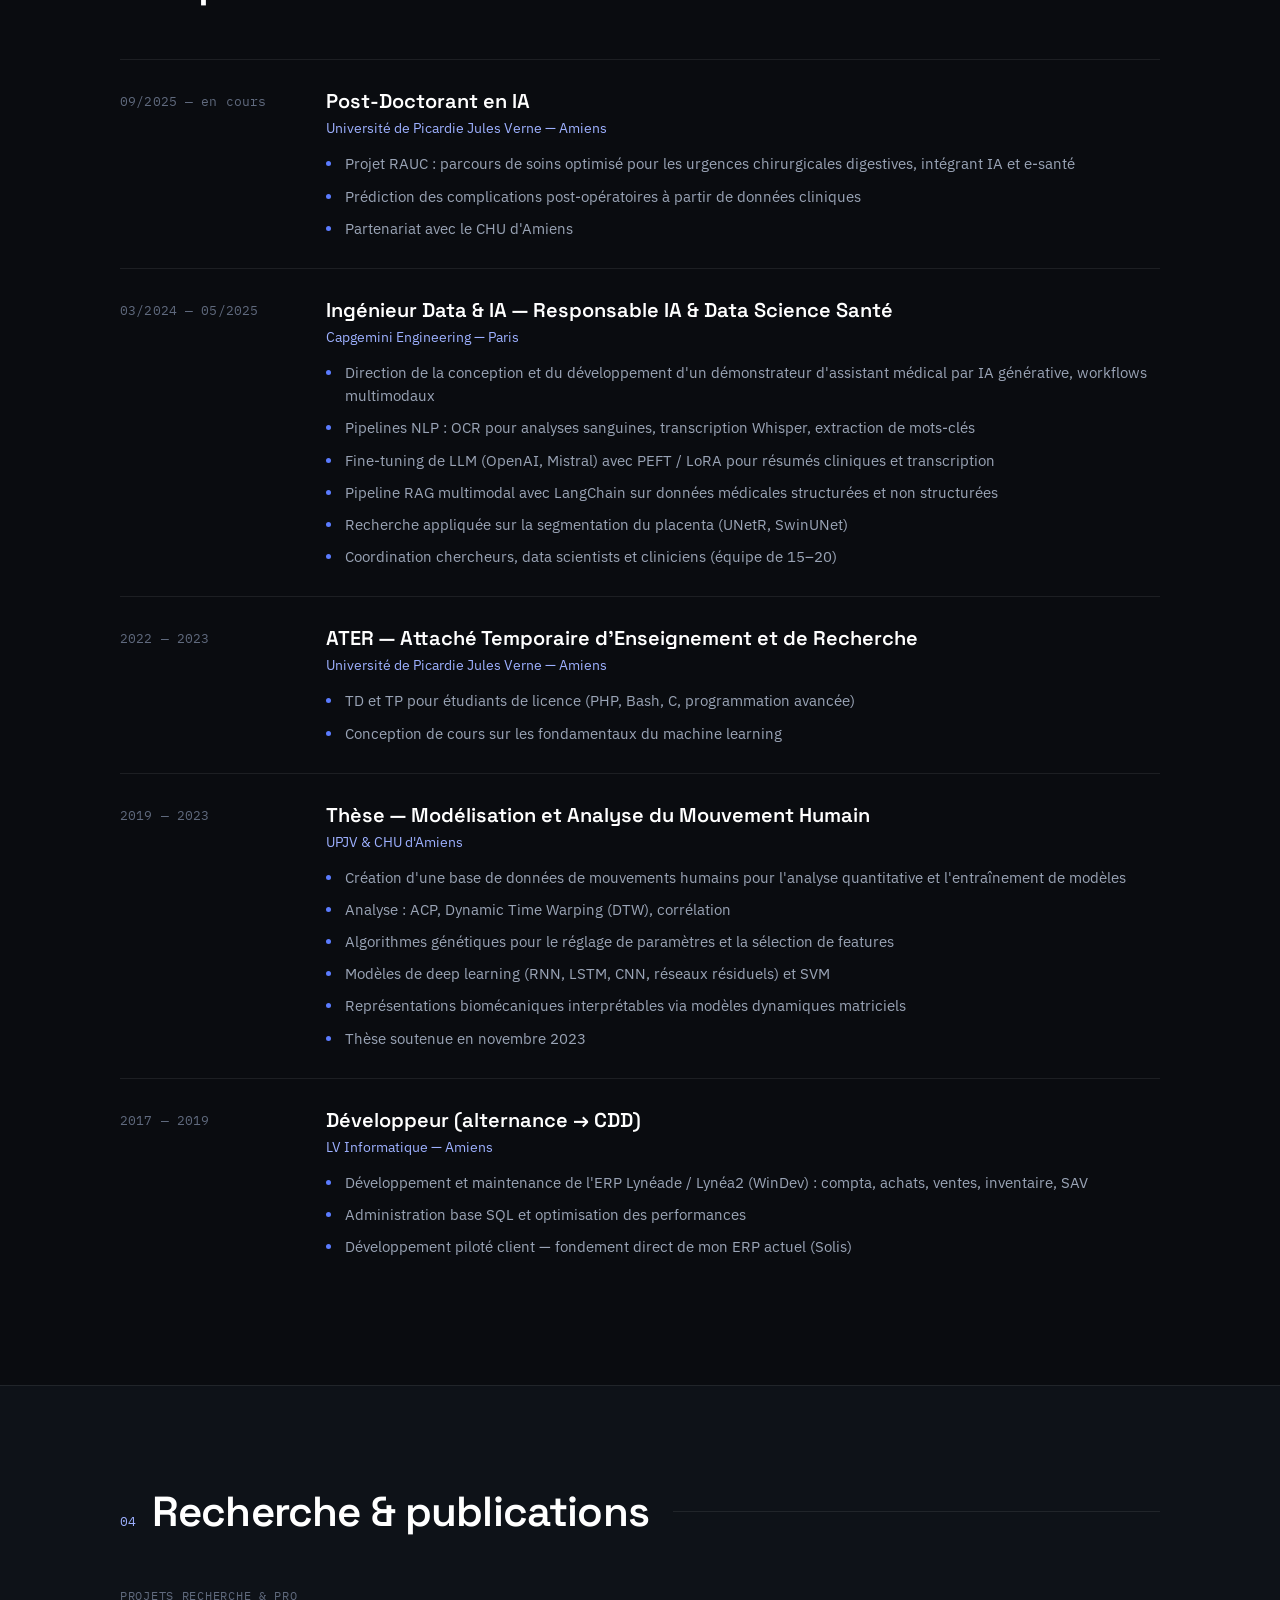
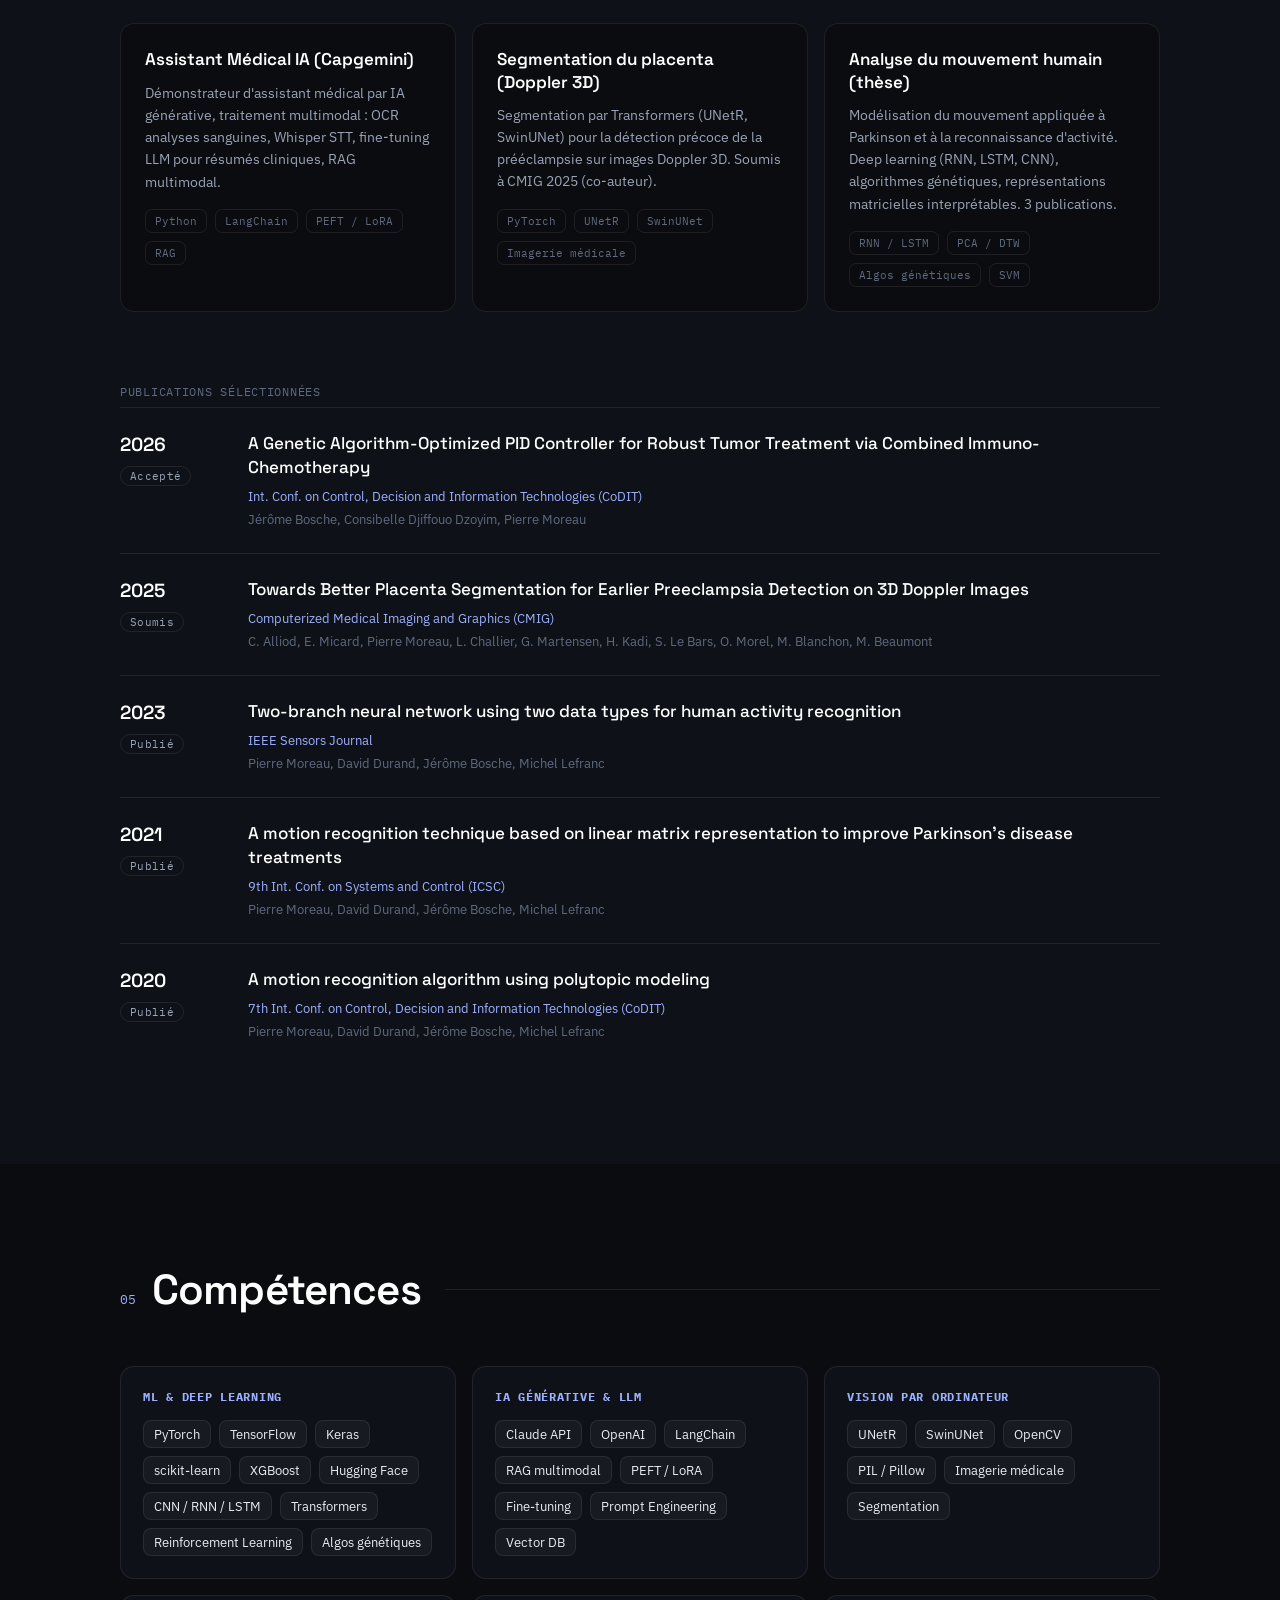
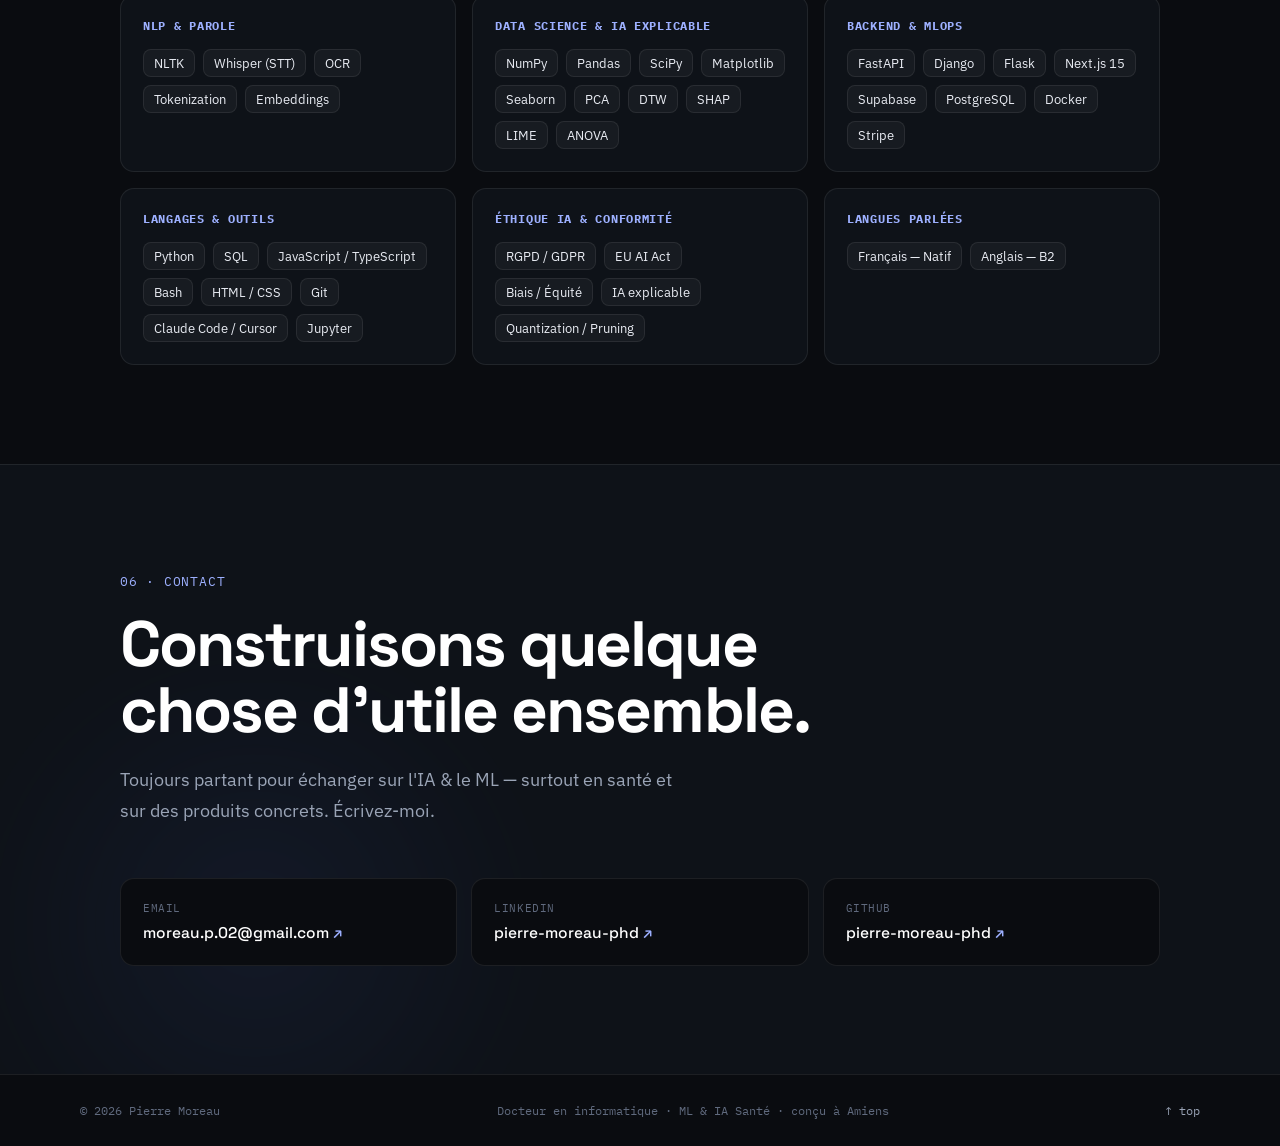
<file: index-fr.html>
<!DOCTYPE html>
<html lang="fr">
<head>
  <meta charset="UTF-8">
  <meta name="viewport" content="width=device-width, initial-scale=1.0">
  <title>Pierre Moreau — Docteur en informatique (ML) · Ingénieur IA Santé</title>

  <!-- SEO -->
  <meta name="description" content="Docteur en informatique (2023) spécialisé en machine learning, chercheur IA orienté santé. Post-doc à l&#39;UPJV (projet RAUC) : IA générative, imagerie médicale, systèmes LLM/RAG pour la santé.">
  <meta name="author" content="Pierre Moreau">
  <meta name="keywords" content="Pierre Moreau, machine learning, ingénieur IA, IA santé, LLM, RAG, vision par ordinateur, imagerie médicale, Amiens">
  <meta name="robots" content="index, follow">
  <link rel="canonical" href="https://pierremoreau.myddns.me/index-fr.html">

  <!-- i18n alternates -->
  <link rel="alternate" hreflang="en" href="https://pierremoreau.myddns.me/index.html">
  <link rel="alternate" hreflang="fr" href="https://pierremoreau.myddns.me/index-fr.html">
  <link rel="alternate" hreflang="x-default" href="https://pierremoreau.myddns.me/">

  <!-- Schema.org Person -->
  <script type="application/ld+json">
{
  "@context": "https://schema.org",
  "@type": "Person",
  "name": "Pierre Moreau",
  "givenName": "Pierre",
  "familyName": "Moreau",
  "jobTitle": "Ingénieur IA Santé, Docteur en informatique spécialisé en Machine Learning",
  "description": "Chercheur IA, docteur en informatique spécialisé en machine learning et en santé. Post-doctorant à l'UPJV (projet RAUC).",
  "url": "https://pierremoreau.myddns.me/",
  "email": "mailto:moreau.p.02@gmail.com",
  "telephone": "+33611805832",
  "image": "https://pierremoreau.myddns.me/og-image.png",
  "address": {
    "@type": "PostalAddress",
    "addressLocality": "Amiens",
    "addressCountry": "FR"
  },
  "alumniOf": {
    "@type": "CollegeOrUniversity",
    "name": "Université de Picardie Jules Verne",
    "url": "https://www.u-picardie.fr/"
  },
  "worksFor": {
    "@type": "Organization",
    "name": "Université de Picardie Jules Verne"
  },
  "sameAs": [
    "https://www.linkedin.com/in/pierre-moreau-phd/",
    "https://github.com/pierre-moreau-phd"
  ],
  "knowsAbout": [
    "Machine Learning",
    "Deep Learning",
    "IA générative",
    "Large Language Models",
    "Retrieval-Augmented Generation",
    "IA santé",
    "Imagerie médicale",
    "Vision par ordinateur",
    "Whisper Speech-to-Text",
    "IA explicable"
  ],
  "knowsLanguage": [
    {
      "@type": "Language",
      "name": "Français",
      "alternateName": "fr"
    },
    {
      "@type": "Language",
      "name": "Anglais",
      "alternateName": "en"
    }
  ]
}
  </script>

  <!-- Open Graph -->
  <meta property="og:type" content="website">
  <meta property="og:url" content="https://pierremoreau.myddns.me/index-fr.html">
  <meta property="og:title" content="Pierre Moreau — Docteur en informatique (ML) · Ingénieur IA Santé">
  <meta property="og:description" content="Chercheur IA spécialisé en santé — apprentissage multimodal, IA générative et imagerie médicale.">
  <meta property="og:image" content="https://pierremoreau.myddns.me/og-image.png">
  <meta property="og:image:width" content="1200">
  <meta property="og:image:height" content="630">
  <meta property="og:image:alt" content="Pierre Moreau — Docteur en informatique (ML) · Ingénieur IA Santé">
  <meta property="og:locale" content="fr_FR">
  <meta property="og:locale:alternate" content="en_US">

  <!-- Twitter -->
  <meta name="twitter:card" content="summary_large_image">
  <meta name="twitter:title" content="Pierre Moreau — Docteur en informatique (ML) · Ingénieur IA Santé">
  <meta name="twitter:description" content="Chercheur IA spécialisé en santé — IA générative et imagerie médicale.">
  <meta name="twitter:image" content="https://pierremoreau.myddns.me/og-image.png">
  <meta name="twitter:image:alt" content="Pierre Moreau — Docteur en informatique (ML) · Ingénieur IA Santé">

  <!-- Theme color -->
  <meta name="theme-color" content="#0a0c10">

  <!-- Favicon -->
  <link rel="icon" type="image/svg+xml" href="favicon.svg">
  <link rel="icon" type="image/x-icon" href="favicon.ico">
  <link rel="apple-touch-icon" href="apple-touch-icon.png">

  <!-- Fonts -->
  <link rel="preconnect" href="https://fonts.googleapis.com">
  <link rel="preconnect" href="https://fonts.gstatic.com" crossorigin>
  <link href="https://fonts.googleapis.com/css2?family=Space+Grotesk:wght@500;600;700&family=IBM+Plex+Sans:wght@400;500;600&family=IBM+Plex+Mono:wght@400;500&display=swap" rel="stylesheet">

  <!-- Styles & script -->
  <link rel="stylesheet" href="styles.css">
  <script src="script.js" defer></script>
  <noscript><style>[data-reveal]{opacity:1;transform:none}</style></noscript>
</head>
<body>
<header class="site-header" id="top">
  <nav class="nav">
    <a href="#top" class="nav-brand"><span class="nav-dot" aria-hidden="true"></span>Pierre Moreau</a>
    <div class="nav-right">
      <div class="nav-links"><a href="#about" class="nav-link" data-nav="about">À propos</a><a href="#work" class="nav-link" data-nav="work">Réalisations</a><a href="#experience" class="nav-link" data-nav="experience">Expérience</a><a href="#research" class="nav-link" data-nav="research">Recherche</a><a href="#skills" class="nav-link" data-nav="skills">Compétences</a><a href="#contact" class="nav-link" data-nav="contact">Contact</a></div>
      <div class="nav-tools">
        <div class="lang-pill" role="group" aria-label="Language">
          <a class="lang-btn" href="index.html" hreflang="en">EN</a>
          <a class="lang-btn is-active" href="index-fr.html" hreflang="fr">FR</a>
        </div>
        <a class="cv-btn" href="Pierre_Moreau_CV_FR.pdf" download>CV <span aria-hidden="true">↓</span></a>
      </div>
    </div>
  </nav>
</header>

<section id="home" class="hero">
  <div class="hero-glow" aria-hidden="true"></div>
  <div class="grid-bg" aria-hidden="true"></div>
  <div class="hero-inner">
    <div class="hero-content">
      <div class="hero-status" data-reveal data-reveal-delay="0"><span class="status-dot" aria-hidden="true"></span>Amiens, France · ouvert aux collaborations</div>
      <h1 class="hero-name" data-reveal data-reveal-delay="70">Pierre Moreau</h1>
      <p class="hero-role" data-reveal data-reveal-delay="140">Docteur en informatique spécialisé en machine learning, je conçois des produits IA pour la santé &amp; les entreprises.</p>
      <p class="hero-tagline" data-reveal data-reveal-delay="210">Chercheur en IA spécialisé santé — apprentissage multimodal, risque clinique, IA générative. Je développe aussi des produits IA concrets pour les hôpitaux et les TPE.</p>
      <div class="hero-actions" data-reveal data-reveal-delay="280">
        <a href="#contact" class="btn-primary">Me contacter →</a>
        <a href="#work" class="btn-ghost">Voir les réalisations</a>
      </div>
    </div>
  </div>
</section>

<section class="metrics">
  <div class="metrics-inner">
    <div class="metric" data-reveal>
      <div class="metric-value" data-count="5">5</div>
      <div class="metric-label">articles de recherche</div>
    </div><div class="metric" data-reveal>
      <div class="metric-value" data-count="9">9+</div>
      <div class="metric-label">ans à livrer du logiciel</div>
    </div><div class="metric" data-reveal>
      <div class="metric-value" data-count="3">3</div>
      <div class="metric-label">produits livrés</div>
    </div><div class="metric" data-reveal>
      <div class="metric-value" data-count="7">7</div>
      <div class="metric-label">projets IA open source</div>
    </div>
  </div>
</section>

<section id="about" class="section">
  <div class="section-head" data-reveal>
    <span class="section-num">01</span>
    <h2 class="section-title">À propos</h2>
    <span class="section-rule" aria-hidden="true"></span>
  </div>
  <div class="about-cols">
    <div class="about-main">
      <div class="about-lead" data-reveal>
        <p>Je suis ingénieur en IA &amp; Machine Learning, docteur en informatique (nov. 2023), spécialisé en santé. Ma thèse, menée avec le CHU d&#39;Amiens, portait sur l&#39;analyse du mouvement par IA — appliquée notamment à la maladie de Parkinson.</p><p>Je suis actuellement post-doctorant à l&#39;Université de Picardie Jules Verne sur le projet RAUC : un parcours de soins optimisé pour les urgences chirurgicales digestives, avec de l&#39;IA pour prédire les complications post-opératoires. Auparavant, j&#39;ai dirigé le pôle IA &amp; Data Science Santé chez Capgemini Engineering sur un assistant médical par IA générative, en coordonnant une équipe de 15 à 20 personnes.</p><p>En parallèle, je conçois des produits IA concrets pour la santé et les TPE, avec une expertise solide en systèmes LLM, RAG multimodal, vision par ordinateur (imagerie médicale), IA explicable et ML en production.</p>
      </div>
      <div class="about-facts" data-reveal>
        <div class="fact"><div class="fact-k">Localisation</div><div class="fact-v">Amiens, France</div></div><div class="fact"><div class="fact-k">Email</div><div class="fact-v">moreau.p.02@gmail.com</div></div><div class="fact"><div class="fact-k">LinkedIn</div><div class="fact-v">pierre-moreau-phd</div></div><div class="fact"><div class="fact-k">GitHub</div><div class="fact-v">pierre-moreau-phd</div></div><div class="fact"><div class="fact-k">Langues</div><div class="fact-v">Français (natif) · Anglais (B2)</div></div>
      </div>
    </div>
    <div class="about-side" data-reveal>
      <div class="now-card">
        <div class="now-head">
          <span class="now-head-title">En ce moment</span>
          <span class="now-updated">maj mai 2026</span>
        </div>
        <div class="now-item">
          <span class="now-tag">recherche</span>
          <div class="now-item-title">Post-doc RAUC · UPJV</div>
          <div class="now-desc">Prédiction des complications post-opératoires pour les urgences chirurgicales digestives, avec le CHU d&#39;Amiens.</div>
        </div><div class="now-item">
          <span class="now-tag">produit</span>
          <div class="now-item-title">Solis — ERP IA pour TPE</div>
          <div class="now-desc">Un ERP IA pour artisans &amp; TPE : devis, factures, facturation électronique, dictée vocale (Whisper), OCR.</div>
        </div>
      </div>
    </div>
  </div>
</section>

<div class="band">
  <section id="work" class="section">
    <div class="section-head tight" data-reveal>
    <span class="section-num">02</span>
    <h2 class="section-title">Réalisations</h2>
    <span class="section-rule" aria-hidden="true"></span>
  </div>
    <p class="section-sub" data-reveal>Produits &amp; applications — en usage ou en développement actif.</p>
    <div class="work-list">
      <article class="work-card" data-reveal>
        <div class="work-card-row">
          <div class="work-card-main">
            <div class="work-meta">
              <span class="work-kind">Produit · en dev</span>
              <span class="dot-sep" aria-hidden="true"></span>
              <span class="work-year">2024 →</span>
            </div>
            <h3 class="work-name">Solis — ERP propulsé par l&#39;IA</h3>
            <p class="work-desc">ERP full-stack pour artisans &amp; TPE français, en développement avancé : devis, factures, avoirs, acomptes, facturation électronique (Factur-X), abonnements Stripe, OCR, dictée vocale (Whisper) et assistant IA conversationnel. Audit RGPD, design system « Atelier » maison.</p>
            <div class="tags"><span class="tag">Django</span><span class="tag">Next.js 15</span><span class="tag">Claude API</span><span class="tag">Whisper</span><span class="tag">Stripe</span><span class="tag">Factur-X</span></div>
          </div>
          <div class="work-card-side">
            <span class="work-no" aria-hidden="true">01</span>
            <a class="link-pill" href="https://noovate.ddns.net/" target="_blank" rel="noopener">Démo live ↗</a>
          </div>
        </div>
      </article><article class="work-card" data-reveal>
        <div class="work-card-row">
          <div class="work-card-main">
            <div class="work-meta">
              <span class="work-kind">POC · archivé</span>
              <span class="dot-sep" aria-hidden="true"></span>
              <span class="work-year">2026</span>
            </div>
            <h3 class="work-name">Medic — ordonnances assistées par IA (Claude + MCP)</h3>
            <p class="work-desc">POC santé générant des ordonnances françaises structurées à partir d&#39;une dictée vocale (whisper.cpp local) via un agent Claude pilotant un serveur d&#39;outils MCP — formulaires réglementés PERFADOM / OAH, RBAC et contrôle d&#39;interactions. Données 100 % fictives ; archivé — a débouché sur Ordo, une version recentrée et orientée marché.</p>
            <div class="tags"><span class="tag">Claude + MCP</span><span class="tag">Agent IA</span><span class="tag">whisper.cpp</span><span class="tag">Next.js 15</span><span class="tag">Docker</span></div>
          </div>
          <div class="work-card-side">
            <span class="work-no" aria-hidden="true">02</span>
            
          </div>
        </div>
      </article><article class="work-card" data-reveal>
        <div class="work-card-row">
          <div class="work-card-main">
            <div class="work-meta">
              <span class="work-kind">Outil · en usage réel</span>
              <span class="dot-sep" aria-hidden="true"></span>
              <span class="work-year">2024</span>
            </div>
            <h3 class="work-name">Vesta — planning radiologie</h3>
            <p class="work-desc">Application web réalisée pour un radiologue du CHU d&#39;Amiens afin de générer le planning mensuel du service — 5 spécialités, rotation sur 6 semaines, verrous manuels avec régénération automatique. 100 % côté client (React + Vite), persisté en localStorage.</p>
            <div class="tags"><span class="tag">React</span><span class="tag">Vite</span><span class="tag">TypeScript</span><span class="tag">Usage réel</span></div>
          </div>
          <div class="work-card-side">
            <span class="work-no" aria-hidden="true">03</span>
            <a class="link-pill" href="https://pierre-moreau-phd.github.io/Vesta/" target="_blank" rel="noopener">Démo live ↗</a>
          </div>
        </div>
      </article><article class="work-card" data-reveal>
        <div class="work-card-row">
          <div class="work-card-main">
            <div class="work-meta">
              <span class="work-kind">Produit · bêta fermée</span>
              <span class="dot-sep" aria-hidden="true"></span>
              <span class="work-year">2025</span>
            </div>
            <h3 class="work-name">ReapIt — appli de musculation</h3>
            <p class="work-desc">Appli Flutter multiplateforme avec backend Supabase : suivi de séances offline-first (Drift/SQLite) + sync cloud, séances partagées en temps réel, et moteur de progression hebdomadaire algorithmique. En bêta fermée sur Google Play — génération de programmes par IA prévue.</p>
            <div class="tags"><span class="tag">Flutter</span><span class="tag">Supabase</span><span class="tag">Temps réel</span><span class="tag">Offline-first</span><span class="tag">Google Play</span></div>
          </div>
          <div class="work-card-side">
            <span class="work-no" aria-hidden="true">04</span>
            
          </div>
        </div>
      </article>
    </div>
    <div class="labs-head" data-reveal>
      <span class="labs-kicker">Labs</span>
      <h3 class="labs-title">Jeux &amp; vie artificielle, appris par l&#39;IA</h3>
      <p class="labs-sub">Petites expérimentations open source — du code Python où un agent apprend à jouer ou à évoluer de zéro.</p>
    </div>
    <div class="proj-grid labs-grid">
      <article class="proj-card labs-card" data-reveal>
        <div class="labs-bg" style="background-image:url('img/games/flappy-neat.jpg')"></div>
        <h3 class="proj-name">Flappy-NEAT</h3>
        <p class="proj-desc">100 agents apprennent Flappy Bird de zéro par neuro-évolution NEAT ; l&#39;un bat le record humain en ~30 générations.</p>
        <div class="tags"><span class="tag sm">NEAT</span><span class="tag sm">Neuro-évolution</span><span class="tag sm">Python</span></div>
        <a class="link-pill sm" href="https://github.com/pierre-moreau-phd/Flappy-NEAT" target="_blank" rel="noopener">GitHub ↗</a>
      </article><article class="proj-card labs-card" data-reveal>
        <div class="labs-bg" style="background-image:url('img/games/penalty-ai.jpg')"></div>
        <h3 class="proj-name">Penalty-AI</h3>
        <p class="proj-desc">Tireur contre gardien entraînés en self-play, convergeant vers l&#39;équilibre de Nash (stratégie mixte).</p>
        <div class="tags"><span class="tag sm">Self-play</span><span class="tag sm">RL</span><span class="tag sm">Équilibre de Nash</span></div>
        <a class="link-pill sm" href="https://github.com/pierre-moreau-phd/Penalty-AI" target="_blank" rel="noopener">GitHub ↗</a>
      </article><article class="proj-card labs-card" data-reveal>
        <div class="labs-bg" style="background-image:url('img/games/football-ai.jpg')"></div>
        <h3 class="proj-name">Football-AI</h3>
        <p class="proj-desc">Des mini-agents apprennent le foot en 1v1 et en équipe par renforcement — tir, dribble et parade émergent seuls.</p>
        <div class="tags"><span class="tag sm">PPO</span><span class="tag sm">Apprentissage par renforcement</span><span class="tag sm">Python</span></div>
        <a class="link-pill sm" href="https://github.com/pierre-moreau-phd/Football-AI" target="_blank" rel="noopener">GitHub ↗</a>
      </article><article class="proj-card labs-card" data-reveal>
        <div class="labs-bg" style="background-image:url('img/games/pacman-ai.jpg')"></div>
        <h3 class="proj-name">Pacman-AI</h3>
        <p class="proj-desc">Un agent Deep Q-Network apprend à jouer à Pac-Man depuis l&#39;état brut du jeu.</p>
        <div class="tags"><span class="tag sm">DQN</span><span class="tag sm">Gymnasium</span><span class="tag sm">Python</span></div>
        <a class="link-pill sm" href="https://github.com/pierre-moreau-phd/Pacman-AI" target="_blank" rel="noopener">GitHub ↗</a>
      </article><article class="proj-card labs-card" data-reveal>
        <div class="labs-bg" style="background-image:url('img/games/spaceinvaders-ai.jpg')"></div>
        <h3 class="proj-name">SpaceInvaders-AI</h3>
        <p class="proj-desc">Un agent RL joue à Space Invaders avec visualisation en direct du réseau de neurones qui s&#39;active.</p>
        <div class="tags"><span class="tag sm">RL</span><span class="tag sm">Viz réseau</span><span class="tag sm">NumPy</span></div>
        <a class="link-pill sm" href="https://github.com/pierre-moreau-phd/SpaceInvaders-AI" target="_blank" rel="noopener">GitHub ↗</a>
      </article><article class="proj-card labs-card" data-reveal>
        <div class="labs-bg" style="background-image:url('img/games/snake.jpg')"></div>
        <h3 class="proj-name">Snake</h3>
        <p class="proj-desc">Snake maîtrisé par Deep Q-Learning, avec comparaison multi-agents en split-screen.</p>
        <div class="tags"><span class="tag sm">Deep Q-Learning</span><span class="tag sm">MLP</span><span class="tag sm">Python</span></div>
        <a class="link-pill sm" href="https://github.com/pierre-moreau-phd/Snake" target="_blank" rel="noopener">GitHub ↗</a>
      </article><article class="proj-card labs-card" data-reveal>
        <div class="labs-bg" style="background-image:url('img/games/petri-ai.jpg')"></div>
        <h3 class="proj-name">Petri-AI</h3>
        <p class="proj-desc">Simulation de vie artificielle : des cellules pilotées par de petits réseaux de neurones se reproduisent, mutent et évoluent par sélection naturelle.</p>
        <div class="tags"><span class="tag sm">Réseaux de neurones</span><span class="tag sm">Vie artificielle</span><span class="tag sm">Python</span></div>
        <a class="link-pill sm" href="https://github.com/pierre-moreau-phd/Petri-AI" target="_blank" rel="noopener">GitHub ↗</a>
      </article>
    </div>
  </section>
</div>

<section id="experience" class="section">
  <div class="section-head" data-reveal>
    <span class="section-num">03</span>
    <h2 class="section-title">Expérience</h2>
    <span class="section-rule" aria-hidden="true"></span>
  </div>
  <div class="exp-row" data-reveal>
    <div class="exp-date">09/2025 — en cours</div>
    <div>
      <h3 class="exp-role">Post-Doctorant en IA</h3>
      <div class="exp-org">Université de Picardie Jules Verne — Amiens</div>
      <ul class="exp-bullets"><li>Projet RAUC : parcours de soins optimisé pour les urgences chirurgicales digestives, intégrant IA et e-santé</li><li>Prédiction des complications post-opératoires à partir de données cliniques</li><li>Partenariat avec le CHU d&#39;Amiens</li></ul>
    </div>
  </div><div class="exp-row" data-reveal>
    <div class="exp-date">03/2024 — 05/2025</div>
    <div>
      <h3 class="exp-role">Ingénieur Data &amp; IA — Responsable IA &amp; Data Science Santé</h3>
      <div class="exp-org">Capgemini Engineering — Paris</div>
      <ul class="exp-bullets"><li>Direction de la conception et du développement d&#39;un démonstrateur d&#39;assistant médical par IA générative, workflows multimodaux</li><li>Pipelines NLP : OCR pour analyses sanguines, transcription Whisper, extraction de mots-clés</li><li>Fine-tuning de LLM (OpenAI, Mistral) avec PEFT / LoRA pour résumés cliniques et transcription</li><li>Pipeline RAG multimodal avec LangChain sur données médicales structurées et non structurées</li><li>Recherche appliquée sur la segmentation du placenta (UNetR, SwinUNet)</li><li>Coordination chercheurs, data scientists et cliniciens (équipe de 15–20)</li></ul>
    </div>
  </div><div class="exp-row" data-reveal>
    <div class="exp-date">2022 — 2023</div>
    <div>
      <h3 class="exp-role">ATER — Attaché Temporaire d&#39;Enseignement et de Recherche</h3>
      <div class="exp-org">Université de Picardie Jules Verne — Amiens</div>
      <ul class="exp-bullets"><li>TD et TP pour étudiants de licence (PHP, Bash, C, programmation avancée)</li><li>Conception de cours sur les fondamentaux du machine learning</li></ul>
    </div>
  </div><div class="exp-row" data-reveal>
    <div class="exp-date">2019 — 2023</div>
    <div>
      <h3 class="exp-role">Thèse — Modélisation et Analyse du Mouvement Humain</h3>
      <div class="exp-org">UPJV &amp; CHU d&#39;Amiens</div>
      <ul class="exp-bullets"><li>Création d&#39;une base de données de mouvements humains pour l&#39;analyse quantitative et l&#39;entraînement de modèles</li><li>Analyse : ACP, Dynamic Time Warping (DTW), corrélation</li><li>Algorithmes génétiques pour le réglage de paramètres et la sélection de features</li><li>Modèles de deep learning (RNN, LSTM, CNN, réseaux résiduels) et SVM</li><li>Représentations biomécaniques interprétables via modèles dynamiques matriciels</li><li>Thèse soutenue en novembre 2023</li></ul>
    </div>
  </div><div class="exp-row" data-reveal>
    <div class="exp-date">2017 — 2019</div>
    <div>
      <h3 class="exp-role">Développeur (alternance → CDD)</h3>
      <div class="exp-org">LV Informatique — Amiens</div>
      <ul class="exp-bullets"><li>Développement et maintenance de l&#39;ERP Lynéade / Lynéa2 (WinDev) : compta, achats, ventes, inventaire, SAV</li><li>Administration base SQL et optimisation des performances</li><li>Développement piloté client — fondement direct de mon ERP actuel (Solis)</li></ul>
    </div>
  </div>
</section>

<div class="band">
  <section id="research" class="section">
    <div class="section-head" data-reveal>
    <span class="section-num">04</span>
    <h2 class="section-title">Recherche &amp; publications</h2>
    <span class="section-rule" aria-hidden="true"></span>
  </div>
    <div class="subhead" data-reveal>Projets recherche &amp; pro</div>
    <div class="proj-grid">
      <article class="proj-card" data-reveal>
        <h3 class="proj-name">Assistant Médical IA (Capgemini)</h3>
        <p class="proj-desc">Démonstrateur d&#39;assistant médical par IA générative, traitement multimodal : OCR analyses sanguines, Whisper STT, fine-tuning LLM pour résumés cliniques, RAG multimodal.</p>
        <div class="tags"><span class="tag sm">Python</span><span class="tag sm">LangChain</span><span class="tag sm">PEFT / LoRA</span><span class="tag sm">RAG</span></div>
      </article><article class="proj-card" data-reveal>
        <h3 class="proj-name">Segmentation du placenta (Doppler 3D)</h3>
        <p class="proj-desc">Segmentation par Transformers (UNetR, SwinUNet) pour la détection précoce de la prééclampsie sur images Doppler 3D. Soumis à CMIG 2025 (co-auteur).</p>
        <div class="tags"><span class="tag sm">PyTorch</span><span class="tag sm">UNetR</span><span class="tag sm">SwinUNet</span><span class="tag sm">Imagerie médicale</span></div>
      </article><article class="proj-card" data-reveal>
        <h3 class="proj-name">Analyse du mouvement humain (thèse)</h3>
        <p class="proj-desc">Modélisation du mouvement appliquée à Parkinson et à la reconnaissance d&#39;activité. Deep learning (RNN, LSTM, CNN), algorithmes génétiques, représentations matricielles interprétables. 3 publications.</p>
        <div class="tags"><span class="tag sm">RNN / LSTM</span><span class="tag sm">PCA / DTW</span><span class="tag sm">Algos génétiques</span><span class="tag sm">SVM</span></div>
      </article>
    </div>
    <div class="subhead pubs" data-reveal>Publications sélectionnées</div>
    <article class="pub-row" data-reveal>
      <div class="pub-meta">
        <span class="pub-year">2026</span>
        <span class="pub-status">Accepté</span>
      </div>
      <div>
        <h3 class="pub-title">A Genetic Algorithm-Optimized PID Controller for Robust Tumor Treatment via Combined Immuno-Chemotherapy</h3>
        <div class="pub-venue">Int. Conf. on Control, Decision and Information Technologies (CoDIT)</div>
        <div class="pub-authors">Jérôme Bosche, Consibelle Djiffouo Dzoyim, Pierre Moreau</div>
      </div>
    </article><article class="pub-row" data-reveal>
      <div class="pub-meta">
        <span class="pub-year">2025</span>
        <span class="pub-status">Soumis</span>
      </div>
      <div>
        <h3 class="pub-title">Towards Better Placenta Segmentation for Earlier Preeclampsia Detection on 3D Doppler Images</h3>
        <div class="pub-venue">Computerized Medical Imaging and Graphics (CMIG)</div>
        <div class="pub-authors">C. Alliod, E. Micard, Pierre Moreau, L. Challier, G. Martensen, H. Kadi, S. Le Bars, O. Morel, M. Blanchon, M. Beaumont</div>
      </div>
    </article><article class="pub-row" data-reveal>
      <div class="pub-meta">
        <span class="pub-year">2023</span>
        <span class="pub-status">Publié</span>
      </div>
      <div>
        <h3 class="pub-title">Two-branch neural network using two data types for human activity recognition</h3>
        <div class="pub-venue">IEEE Sensors Journal</div>
        <div class="pub-authors">Pierre Moreau, David Durand, Jérôme Bosche, Michel Lefranc</div>
      </div>
    </article><article class="pub-row" data-reveal>
      <div class="pub-meta">
        <span class="pub-year">2021</span>
        <span class="pub-status">Publié</span>
      </div>
      <div>
        <h3 class="pub-title">A motion recognition technique based on linear matrix representation to improve Parkinson&#39;s disease treatments</h3>
        <div class="pub-venue">9th Int. Conf. on Systems and Control (ICSC)</div>
        <div class="pub-authors">Pierre Moreau, David Durand, Jérôme Bosche, Michel Lefranc</div>
      </div>
    </article><article class="pub-row" data-reveal>
      <div class="pub-meta">
        <span class="pub-year">2020</span>
        <span class="pub-status">Publié</span>
      </div>
      <div>
        <h3 class="pub-title">A motion recognition algorithm using polytopic modeling</h3>
        <div class="pub-venue">7th Int. Conf. on Control, Decision and Information Technologies (CoDIT)</div>
        <div class="pub-authors">Pierre Moreau, David Durand, Jérôme Bosche, Michel Lefranc</div>
      </div>
    </article>
  </section>
</div>

<section id="skills" class="section">
  <div class="section-head" data-reveal>
    <span class="section-num">05</span>
    <h2 class="section-title">Compétences</h2>
    <span class="section-rule" aria-hidden="true"></span>
  </div>
  <div class="skills-grid">
    <div class="skill-group" data-reveal>
      <h3 class="skill-label">ML &amp; Deep Learning</h3>
      <div class="chips"><span class="chip">PyTorch</span><span class="chip">TensorFlow</span><span class="chip">Keras</span><span class="chip">scikit-learn</span><span class="chip">XGBoost</span><span class="chip">Hugging Face</span><span class="chip">CNN / RNN / LSTM</span><span class="chip">Transformers</span><span class="chip">Reinforcement Learning</span><span class="chip">Algos génétiques</span></div>
    </div><div class="skill-group" data-reveal>
      <h3 class="skill-label">IA générative &amp; LLM</h3>
      <div class="chips"><span class="chip">Claude API</span><span class="chip">OpenAI</span><span class="chip">LangChain</span><span class="chip">RAG multimodal</span><span class="chip">PEFT / LoRA</span><span class="chip">Fine-tuning</span><span class="chip">Prompt Engineering</span><span class="chip">Vector DB</span></div>
    </div><div class="skill-group" data-reveal>
      <h3 class="skill-label">Vision par ordinateur</h3>
      <div class="chips"><span class="chip">UNetR</span><span class="chip">SwinUNet</span><span class="chip">OpenCV</span><span class="chip">PIL / Pillow</span><span class="chip">Imagerie médicale</span><span class="chip">Segmentation</span></div>
    </div><div class="skill-group" data-reveal>
      <h3 class="skill-label">NLP &amp; Parole</h3>
      <div class="chips"><span class="chip">NLTK</span><span class="chip">Whisper (STT)</span><span class="chip">OCR</span><span class="chip">Tokenization</span><span class="chip">Embeddings</span></div>
    </div><div class="skill-group" data-reveal>
      <h3 class="skill-label">Data Science &amp; IA explicable</h3>
      <div class="chips"><span class="chip">NumPy</span><span class="chip">Pandas</span><span class="chip">SciPy</span><span class="chip">Matplotlib</span><span class="chip">Seaborn</span><span class="chip">PCA</span><span class="chip">DTW</span><span class="chip">SHAP</span><span class="chip">LIME</span><span class="chip">ANOVA</span></div>
    </div><div class="skill-group" data-reveal>
      <h3 class="skill-label">Backend &amp; MLOps</h3>
      <div class="chips"><span class="chip">FastAPI</span><span class="chip">Django</span><span class="chip">Flask</span><span class="chip">Next.js 15</span><span class="chip">Supabase</span><span class="chip">PostgreSQL</span><span class="chip">Docker</span><span class="chip">Stripe</span></div>
    </div><div class="skill-group" data-reveal>
      <h3 class="skill-label">Langages &amp; Outils</h3>
      <div class="chips"><span class="chip">Python</span><span class="chip">SQL</span><span class="chip">JavaScript / TypeScript</span><span class="chip">Bash</span><span class="chip">HTML / CSS</span><span class="chip">Git</span><span class="chip">Claude Code / Cursor</span><span class="chip">Jupyter</span></div>
    </div><div class="skill-group" data-reveal>
      <h3 class="skill-label">Éthique IA &amp; Conformité</h3>
      <div class="chips"><span class="chip">RGPD / GDPR</span><span class="chip">EU AI Act</span><span class="chip">Biais / Équité</span><span class="chip">IA explicable</span><span class="chip">Quantization / Pruning</span></div>
    </div><div class="skill-group" data-reveal>
      <h3 class="skill-label">Langues parlées</h3>
      <div class="chips"><span class="chip">Français — Natif</span><span class="chip">Anglais — B2</span></div>
    </div>
  </div>
</section>

<section id="contact" class="contact">
  <div class="contact-glow" aria-hidden="true"></div>
  <div class="contact-inner">
    <div class="contact-eyebrow" data-reveal>06 · Contact</div>
    <h2 class="contact-big" data-reveal>Construisons quelque chose d&#39;utile ensemble.</h2>
    <p class="contact-lead" data-reveal>Toujours partant pour échanger sur l&#39;IA &amp; le ML — surtout en santé et sur des produits concrets. Écrivez-moi.</p>
    <div class="contact-grid">
      <a class="contact-card" data-reveal href="mailto:moreau.p.02@gmail.com">
        <span class="contact-card-label">Email</span>
        <span class="contact-card-value">moreau.p.02@gmail.com <span aria-hidden="true">↗</span></span>
      </a><a class="contact-card" data-reveal href="https://www.linkedin.com/in/pierre-moreau-phd/" target="_blank" rel="noopener">
        <span class="contact-card-label">LinkedIn</span>
        <span class="contact-card-value">pierre-moreau-phd <span aria-hidden="true">↗</span></span>
      </a><a class="contact-card" data-reveal href="https://github.com/pierre-moreau-phd" target="_blank" rel="noopener">
        <span class="contact-card-label">GitHub</span>
        <span class="contact-card-value">pierre-moreau-phd <span aria-hidden="true">↗</span></span>
      </a>
    </div>
  </div>
</section>

<footer class="site-footer">
  <div class="footer-inner">
    <span class="footer-item">© 2026 Pierre Moreau</span>
    <span class="footer-item">Docteur en informatique · ML &amp; IA Santé · conçu à Amiens</span>
    <a href="#top" class="footer-top">↑ top</a>
  </div>
</footer>
</body>
</html>
</file>
<file: styles.css>
/* ============================================================
   Pierre Moreau — portfolio (dark editorial design)
   Le contenu est généré par build.js. Éditer build.js puis
   lancer `node build.js` pour régénérer index.html / index-fr.html.
   ============================================================ */

:root {
  --bg: #0a0c10;
  --bg-1: #0e1218;
  --bg-2: #141a26;
  --line: rgba(255, 255, 255, .08);
  --line-2: rgba(255, 255, 255, .16);
  --tx: #e9ecf3;
  --tx-dim: #9aa4b6;
  --tx-mute: #606a7e;
  --accent: #5b7cff;
  --accent-2: #9db0ff;
  --accent-soft: rgba(91, 124, 255, .13);
  --glow-op: .55;
  --maxw: 1120px;
  --mono: 'IBM Plex Mono', ui-monospace, monospace;
  --sans: 'IBM Plex Sans', system-ui, sans-serif;
  --disp: 'Space Grotesk', 'IBM Plex Sans', sans-serif;
}

* { box-sizing: border-box; }
html { scroll-behavior: smooth; }

body {
  margin: 0;
  background: var(--bg);
  color: var(--tx);
  font-family: var(--sans);
  min-height: 100vh;
  position: relative;
  -webkit-font-smoothing: antialiased;
  text-rendering: optimizeLegibility;
}

::selection { background: rgba(91, 124, 255, .32); color: #fff; }

a { color: var(--accent-2); text-decoration: none; }
a:hover { color: #c9d3ff; }

::-webkit-scrollbar { width: 10px; height: 10px; }
::-webkit-scrollbar-thumb { background: #232b3a; border-radius: 8px; }
::-webkit-scrollbar-thumb:hover { background: #2e384a; }
::-webkit-scrollbar-track { background: var(--bg); }

@keyframes drift {
  0%, 100% { transform: translate(0, 0) scale(1); }
  50% { transform: translate(-4%, 3%) scale(1.1); }
}
@keyframes hero-sweep {
  0%   { transform: translateX(-130%) skewX(-14deg); opacity: 0; }
  12%  { opacity: 1; }
  88%  { opacity: 1; }
  100% { transform: translateX(320%) skewX(-14deg); opacity: 0; }
}

/* --- shared helpers --- */
.dot-sep { width: 4px; height: 4px; border-radius: 50%; background: var(--tx-mute); }

/* ============================================================
   Header / nav
   ============================================================ */
.site-header {
  position: sticky;
  top: 0;
  z-index: 50;
  background: rgba(10, 12, 16, .72);
  backdrop-filter: blur(14px);
  -webkit-backdrop-filter: blur(14px);
  border-bottom: 1px solid var(--line);
}
.nav {
  max-width: var(--maxw);
  margin-inline: auto;
  padding: 13px clamp(18px, 4vw, 40px);
  display: flex;
  align-items: center;
  justify-content: space-between;
  gap: 18px;
  flex-wrap: wrap;
}
.nav-brand {
  display: flex;
  align-items: center;
  gap: 10px;
  color: var(--tx);
  font-family: var(--disp);
  font-weight: 600;
  font-size: 15.5px;
  letter-spacing: -.01em;
}
.nav-brand:hover { color: var(--tx); }
.nav-dot {
  width: 9px; height: 9px;
  border-radius: 50%;
  background: var(--accent);
  box-shadow: 0 0 12px var(--accent);
}
.nav-right { display: flex; align-items: center; gap: clamp(12px, 2vw, 22px); flex-wrap: wrap; }
.nav-links { display: flex; align-items: center; gap: clamp(12px, 1.8vw, 20px); flex-wrap: wrap; }
.nav-link {
  font-family: var(--mono);
  font-size: 12.5px;
  letter-spacing: .02em;
  padding: 6px 0;
  white-space: nowrap;
  cursor: pointer;
  color: var(--tx-dim);
  transition: opacity .2s, color .2s;
}
.nav-link:hover { opacity: .65; color: var(--tx-dim); }
.nav-link.is-active { color: #fff; }

.nav-tools { display: flex; align-items: center; gap: 10px; }
.lang-pill {
  display: flex;
  border: 1px solid var(--line-2);
  border-radius: 999px;
  padding: 3px;
}
.lang-btn {
  font-family: var(--mono);
  font-size: 11.5px;
  padding: 5px 11px;
  border: 0;
  background: transparent;
  color: var(--tx-dim);
  border-radius: 999px;
  cursor: pointer;
  transition: opacity .2s;
}
.lang-btn:hover { opacity: .7; color: var(--tx-dim); }
.lang-btn.is-active { background: var(--accent); color: #0a0c10; }
.lang-btn.is-active:hover { color: #0a0c10; opacity: 1; }

.cv-btn {
  font-family: var(--mono);
  font-size: 12px;
  display: inline-flex;
  align-items: center;
  gap: 7px;
  padding: 7px 14px;
  border: 1px solid var(--line-2);
  border-radius: 999px;
  color: var(--tx);
  white-space: nowrap;
  transition: all .2s;
}
.cv-btn:hover { border-color: var(--accent); background: var(--accent-soft); color: #fff; }
.cv-btn span { font-size: 13px; }

/* ============================================================
   Hero
   ============================================================ */
.hero { position: relative; overflow: hidden; border-bottom: 1px solid var(--line); }
.hero::before {
  content: "";
  position: absolute;
  top: 0; bottom: 0; left: 0;
  width: 42%;
  z-index: 1;
  background: linear-gradient(90deg, transparent, rgba(91, 124, 255, .09) 45%, rgba(157, 176, 255, .07) 55%, transparent);
  transform: translateX(-130%) skewX(-14deg);
  animation: hero-sweep 8.5s ease-in-out infinite;
  pointer-events: none;
}
.hero-glow {
  position: absolute;
  top: -22%; right: -8%;
  width: 62vw; height: 62vw;
  max-width: 840px; max-height: 840px;
  background: radial-gradient(circle, var(--accent-soft), transparent 62%);
  filter: blur(34px);
  opacity: var(--glow-op);
  animation: drift 20s ease-in-out infinite;
  pointer-events: none;
}
.grid-bg {
  position: absolute;
  inset: 0;
  background-image:
    linear-gradient(var(--line) 1px, transparent 1px),
    linear-gradient(90deg, var(--line) 1px, transparent 1px);
  background-size: 64px 64px;
  opacity: .6;
  -webkit-mask-image: radial-gradient(ellipse 78% 68% at 55% 28%, #000, transparent 76%);
  mask-image: radial-gradient(ellipse 78% 68% at 55% 28%, #000, transparent 76%);
  pointer-events: none;
}
.hero-inner {
  position: relative;
  z-index: 2;
  max-width: var(--maxw);
  margin-inline: auto;
  padding: clamp(64px, 12vh, 140px) clamp(18px, 4vw, 40px) clamp(58px, 10vh, 108px);
}
.hero-content { max-width: 920px; }
.hero-status {
  font-family: var(--mono);
  font-size: 12.5px;
  letter-spacing: .16em;
  text-transform: uppercase;
  color: var(--accent-2);
  margin-bottom: 24px;
  display: flex;
  align-items: center;
  gap: 12px;
}
.status-dot {
  width: 8px; height: 8px;
  border-radius: 50%;
  background: #39d98a;
  box-shadow: 0 0 10px #39d98a;
}
.hero-name {
  font-family: var(--disp);
  font-weight: 700;
  font-size: clamp(42px, 7.6vw, 94px);
  line-height: .97;
  letter-spacing: -.03em;
  margin: 0 0 24px;
  color: #fff;
}
.hero-role {
  font-family: var(--disp);
  font-weight: 500;
  font-size: clamp(19px, 2.7vw, 31px);
  line-height: 1.25;
  letter-spacing: -.01em;
  color: var(--tx);
  margin: 0 0 26px;
  max-width: 760px;
}
.hero-tagline {
  font-size: clamp(15.5px, 1.5vw, 18.5px);
  line-height: 1.75;
  color: var(--tx-dim);
  max-width: 640px;
  margin: 0 0 40px;
}
.hero-actions { display: flex; flex-wrap: wrap; gap: 13px; }
.btn-primary {
  font-family: var(--mono);
  font-size: 13.5px;
  font-weight: 500;
  padding: 13px 24px;
  border-radius: 11px;
  background: var(--accent);
  color: #0a0c10;
  transition: all .2s;
}
.btn-primary:hover { filter: brightness(1.12); transform: translateY(-2px); color: #0a0c10; }
.btn-ghost {
  font-family: var(--mono);
  font-size: 13.5px;
  font-weight: 500;
  padding: 13px 24px;
  border-radius: 11px;
  border: 1px solid var(--line-2);
  color: var(--tx);
  transition: all .2s;
}
.btn-ghost:hover { border-color: var(--tx-dim); background: rgba(255, 255, 255, .03); color: var(--tx); }

/* ============================================================
   Metrics band
   ============================================================ */
.band { border-top: 1px solid var(--line); background: var(--bg-1); }
.metrics { border-bottom: 1px solid var(--line); background: var(--bg-1); }
.metrics-inner {
  max-width: var(--maxw);
  margin-inline: auto;
  padding: 0 clamp(18px, 4vw, 40px);
  display: grid;
  grid-template-columns: repeat(auto-fit, minmax(170px, 1fr));
}
.metric { padding: clamp(30px, 4vw, 44px) 0; }
.metric-value {
  font-family: var(--disp);
  font-weight: 600;
  font-size: clamp(34px, 4.6vw, 52px);
  letter-spacing: -.02em;
  color: #fff;
  line-height: 1;
}
.metric-label {
  font-family: var(--mono);
  font-size: 12px;
  color: var(--tx-mute);
  margin-top: 11px;
  letter-spacing: .01em;
  line-height: 1.4;
}

/* ============================================================
   Section scaffolding
   ============================================================ */
.section {
  max-width: var(--maxw);
  margin-inline: auto;
  padding: clamp(72px, 11vh, 120px) clamp(18px, 4vw, 40px);
}
.section-head {
  display: flex;
  align-items: baseline;
  gap: 16px;
  margin-bottom: clamp(30px, 4vw, 50px);
}
.section-head.tight { margin-bottom: 14px; }
.section-num { font-family: var(--mono); font-size: 13px; color: var(--accent-2); }
.section-title {
  font-family: var(--disp);
  font-weight: 600;
  font-size: clamp(26px, 3.6vw, 42px);
  letter-spacing: -.02em;
  color: #fff;
  margin: 0;
}
.section-rule { flex: 1; height: 1px; background: var(--line); align-self: center; margin-left: 8px; }
.section-sub { font-family: var(--mono); font-size: 13px; color: var(--tx-mute); margin: 0 0 clamp(32px, 4vw, 48px); }
.subhead {
  font-family: var(--mono);
  font-size: 12px;
  letter-spacing: .06em;
  text-transform: uppercase;
  color: var(--tx-mute);
  margin-bottom: 20px;
}
.subhead.pubs { margin-bottom: 8px; }

/* ============================================================
   About
   ============================================================ */
.about-cols { display: flex; flex-wrap: wrap; gap: clamp(32px, 5vw, 64px); }
.about-main { flex: 1 1 440px; min-width: 0; }
.about-lead { display: flex; flex-direction: column; gap: 20px; margin-bottom: 34px; }
.about-lead p {
  font-size: clamp(15.5px, 1.4vw, 17px);
  line-height: 1.8;
  color: var(--tx-dim);
  margin: 0;
  max-width: 640px;
}
.about-facts { display: grid; grid-template-columns: repeat(auto-fit, minmax(180px, 1fr)); gap: 0 28px; }
.fact { padding: 14px 0; border-top: 1px solid var(--line); }
.fact-k {
  font-family: var(--mono);
  font-size: 10.5px;
  text-transform: uppercase;
  letter-spacing: .09em;
  color: var(--tx-mute);
  margin-bottom: 6px;
}
.fact-v { font-size: 14.5px; color: var(--tx); }
.about-side { flex: 1 1 320px; align-self: flex-start; }
.now-card { border: 1px solid var(--line); border-radius: 16px; background: var(--bg-1); padding: 26px; }
.now-head { display: flex; justify-content: space-between; align-items: center; margin-bottom: 6px; }
.now-head-title {
  font-family: var(--mono);
  font-size: 12px;
  letter-spacing: .06em;
  text-transform: uppercase;
  color: var(--accent-2);
}
.now-updated { font-family: var(--mono); font-size: 11px; color: var(--tx-mute); }
.now-item { padding: 18px 0; border-top: 1px solid var(--line); margin-top: 12px; }
.now-tag {
  font-family: var(--mono);
  font-size: 10.5px;
  text-transform: uppercase;
  letter-spacing: .08em;
  color: var(--accent-2);
  background: var(--accent-soft);
  padding: 3px 9px;
  border-radius: 999px;
}
.now-item-title { font-family: var(--disp); font-weight: 600; font-size: 16px; color: #fff; margin: 11px 0 5px; }
.now-desc { font-size: 13.5px; line-height: 1.55; color: var(--tx-dim); }

/* ============================================================
   Work
   ============================================================ */
.work-list { display: flex; flex-direction: column; gap: 18px; }
.work-card {
  border: 1px solid var(--line);
  border-radius: 18px;
  background: var(--bg);
  padding: clamp(24px, 3vw, 38px);
  transition: border-color .25s, transform .25s, background .25s;
}
.work-card:hover { border-color: var(--line-2); transform: translateY(-3px); background: #121826; }
.work-card-row { display: flex; flex-wrap: wrap; justify-content: space-between; gap: 20px; align-items: flex-start; }
.work-card-main { flex: 1 1 auto; min-width: 0; max-width: 720px; }
.work-meta { display: flex; align-items: center; gap: 12px; margin-bottom: 13px; }
.work-kind { font-family: var(--mono); font-size: 12px; color: var(--accent-2); }
.work-year { font-family: var(--mono); font-size: 12px; color: var(--tx-mute); }
.work-name {
  font-family: var(--disp);
  font-weight: 600;
  font-size: clamp(22px, 2.6vw, 30px);
  letter-spacing: -.02em;
  color: #fff;
  margin: 0 0 13px;
}
.work-desc { font-size: 15px; line-height: 1.7; color: var(--tx-dim); margin: 0 0 20px; }
.work-card-side { display: flex; flex-direction: column; align-items: flex-end; gap: 16px; }
.work-no { font-family: var(--disp); font-weight: 600; font-size: clamp(30px, 4vw, 52px); color: var(--line-2); line-height: 1; }
.link-pill {
  font-family: var(--mono);
  font-size: 12px;
  display: inline-flex;
  align-items: center;
  gap: 7px;
  padding: 8px 14px;
  border: 1px solid var(--line-2);
  border-radius: 999px;
  color: var(--tx);
  white-space: nowrap;
  transition: all .2s;
}
.link-pill:hover { border-color: var(--accent); background: var(--accent-soft); color: #fff; }

.tags { display: flex; flex-wrap: wrap; gap: 8px; }
.tag {
  font-family: var(--mono);
  font-size: 11.5px;
  color: var(--tx-dim);
  border: 1px solid var(--line);
  padding: 5px 11px;
  border-radius: 8px;
}
.tag.sm { font-size: 11px; color: var(--tx-mute); padding: 4px 9px; border-radius: 7px; }

/* ============================================================
   Experience
   ============================================================ */
.exp-row {
  display: grid;
  grid-template-columns: minmax(120px, 168px) 1fr;
  gap: clamp(16px, 3vw, 44px);
  padding: 28px 0;
  border-top: 1px solid var(--line);
}
.exp-date { font-family: var(--mono); font-size: 12.5px; color: var(--tx-mute); padding-top: 5px; letter-spacing: .01em; }
.exp-role { font-family: var(--disp); font-weight: 600; font-size: clamp(17px, 1.8vw, 20px); color: #fff; margin: 0 0 5px; }
.exp-org { font-size: 14px; color: var(--accent-2); margin-bottom: 15px; }
.exp-bullets { list-style: none; margin: 0; padding: 0; display: flex; flex-direction: column; gap: 9px; }
.exp-bullets li {
  position: relative;
  padding-left: 19px;
  font-size: 14.5px;
  line-height: 1.6;
  color: var(--tx-dim);
}
.exp-bullets li::before {
  content: "";
  position: absolute;
  left: 0; top: 9px;
  width: 5px; height: 5px;
  border-radius: 50%;
  background: var(--accent);
}

/* ============================================================
   Research
   ============================================================ */
.proj-grid {
  display: grid;
  grid-template-columns: repeat(auto-fit, minmax(270px, 1fr));
  gap: 16px;
  margin-bottom: clamp(48px, 6vw, 72px);
}
.proj-card {
  border: 1px solid var(--line);
  border-radius: 14px;
  background: var(--bg);
  padding: 24px;
  transition: border-color .25s, transform .25s;
}
.proj-card:hover { border-color: var(--line-2); transform: translateY(-3px); }
.proj-name { font-family: var(--disp); font-weight: 600; font-size: 17px; color: #fff; margin: 0 0 11px; line-height: 1.3; }
.proj-desc { font-size: 13.5px; line-height: 1.65; color: var(--tx-dim); margin: 0 0 16px; }
.labs-head {
  margin-top: clamp(48px, 6vw, 80px);
  padding-top: clamp(30px, 3.5vw, 44px);
  border-top: 1px solid var(--line);
  margin-bottom: clamp(24px, 3vw, 34px);
}
.labs-kicker {
  display: inline-block;
  font-family: var(--mono);
  font-size: 12px;
  letter-spacing: .18em;
  text-transform: uppercase;
  color: var(--accent);
  margin-bottom: 12px;
}
.labs-title {
  font-family: var(--disp);
  font-weight: 600;
  font-size: clamp(22px, 3vw, 31px);
  letter-spacing: -.015em;
  color: #fff;
  margin: 0 0 8px;
  line-height: 1.18;
}
.labs-sub { font-family: var(--mono); font-size: 13px; color: var(--tx-mute); margin: 0; max-width: 62ch; }
.labs-grid .proj-card { position: relative; overflow: hidden; display: flex; flex-direction: column; min-height: 210px; }
.labs-grid .proj-card > :not(.labs-bg) { position: relative; z-index: 1; }
.labs-grid .proj-card .tags { margin-bottom: 14px; }
.labs-grid .proj-card .link-pill { align-self: flex-start; margin-top: auto; }
.labs-bg {
  position: absolute; inset: 0; z-index: 0;
  background-size: cover; background-position: center;
  transition: transform .5s ease;
}
.labs-bg::after {
  content: ""; position: absolute; inset: 0;
  background: linear-gradient(180deg, rgba(10,12,16,.70) 0%, rgba(10,12,16,.87) 52%, rgba(10,12,16,.95) 100%);
  transition: background .35s ease;
}
.labs-grid .proj-card:hover .labs-bg { transform: scale(1.07); }
.labs-grid .proj-card:hover .labs-bg::after {
  background: linear-gradient(180deg, rgba(10,12,16,.48) 0%, rgba(10,12,16,.76) 52%, rgba(10,12,16,.92) 100%);
}

.pub-row {
  display: grid;
  grid-template-columns: minmax(84px, 96px) 1fr;
  gap: clamp(14px, 2.5vw, 32px);
  padding: 24px 0;
  border-top: 1px solid var(--line);
}
.pub-meta { display: flex; flex-direction: column; gap: 9px; align-items: flex-start; }
.pub-year { font-family: var(--disp); font-weight: 600; font-size: 19px; color: #fff; }
.pub-status {
  font-family: var(--mono);
  font-size: 10.5px;
  letter-spacing: .03em;
  color: var(--tx-dim);
  border: 1px solid var(--line);
  padding: 2px 9px;
  border-radius: 999px;
  white-space: nowrap;
}
.pub-title { font-family: var(--disp); font-weight: 500; font-size: clamp(15px, 1.6vw, 17px); line-height: 1.4; color: #fff; margin: 0 0 8px; }
.pub-venue { font-size: 13px; color: var(--accent-2); margin-bottom: 5px; }
.pub-authors { font-size: 12.5px; color: var(--tx-mute); line-height: 1.55; }

/* ============================================================
   Skills
   ============================================================ */
.skills-grid { display: grid; grid-template-columns: repeat(auto-fit, minmax(258px, 1fr)); gap: 16px; }
.skill-group { border: 1px solid var(--line); border-radius: 14px; background: var(--bg-1); padding: 22px; }
.skill-label {
  font-family: var(--mono);
  font-size: 12px;
  letter-spacing: .06em;
  text-transform: uppercase;
  color: var(--accent-2);
  margin: 0 0 16px;
}
.chips { display: flex; flex-wrap: wrap; gap: 8px; }
.chip {
  font-size: 12.5px;
  color: var(--tx);
  background: rgba(255, 255, 255, .04);
  border: 1px solid var(--line);
  padding: 5px 10px;
  border-radius: 8px;
}

/* ============================================================
   Contact
   ============================================================ */
.contact { position: relative; overflow: hidden; border-top: 1px solid var(--line); background: var(--bg-1); }
.contact-glow {
  position: absolute;
  bottom: -30%; left: -6%;
  width: 52vw; height: 52vw;
  max-width: 680px; max-height: 680px;
  background: radial-gradient(circle, var(--accent-soft), transparent 62%);
  filter: blur(34px);
  opacity: var(--glow-op);
  pointer-events: none;
}
.contact-inner {
  position: relative;
  max-width: var(--maxw);
  margin-inline: auto;
  padding: clamp(80px, 12vh, 140px) clamp(18px, 4vw, 40px);
}
.contact-eyebrow {
  font-family: var(--mono);
  font-size: 13px;
  letter-spacing: .06em;
  text-transform: uppercase;
  color: var(--accent-2);
  margin-bottom: 22px;
}
.contact-big {
  font-family: var(--disp);
  font-weight: 700;
  font-size: clamp(32px, 5.5vw, 64px);
  letter-spacing: -.03em;
  line-height: 1.02;
  color: #fff;
  margin: 0 0 22px;
  max-width: 800px;
}
.contact-lead {
  font-size: clamp(15.5px, 1.5vw, 17.5px);
  line-height: 1.75;
  color: var(--tx-dim);
  max-width: 560px;
  margin: 0 0 clamp(36px, 5vw, 52px);
}
.contact-grid { display: grid; grid-template-columns: repeat(auto-fit, minmax(236px, 1fr)); gap: 14px; }
.contact-card {
  display: flex;
  flex-direction: column;
  gap: 8px;
  padding: 22px;
  border: 1px solid var(--line);
  border-radius: 14px;
  background: var(--bg);
  color: var(--tx);
  transition: all .2s;
}
.contact-card:hover { border-color: var(--accent); background: #121826; transform: translateY(-3px); color: var(--tx); }
.contact-card-label {
  font-family: var(--mono);
  font-size: 11px;
  letter-spacing: .05em;
  text-transform: uppercase;
  color: var(--tx-mute);
}
.contact-card-value { font-family: var(--disp); font-weight: 500; font-size: 15.5px; color: #fff; }
.contact-card-value span { color: var(--accent-2); }

/* ============================================================
   Footer
   ============================================================ */
.site-footer { border-top: 1px solid var(--line); padding: 28px clamp(18px, 4vw, 40px); }
.footer-inner {
  max-width: var(--maxw);
  margin-inline: auto;
  display: flex;
  flex-wrap: wrap;
  justify-content: space-between;
  gap: 12px;
  align-items: center;
}
.footer-item { font-family: var(--mono); font-size: 12px; color: var(--tx-mute); }
.footer-top { font-family: var(--mono); font-size: 12px; color: var(--tx-dim); cursor: pointer; }
.footer-top:hover { opacity: .7; color: var(--tx-dim); }

/* ============================================================
   Reveal on scroll
   ============================================================ */
[data-reveal] {
  opacity: 0;
  transform: translateY(18px);
  transition: opacity .7s cubic-bezier(.2, .7, .2, 1), transform .7s cubic-bezier(.2, .7, .2, 1);
}
[data-reveal].is-visible { opacity: 1; transform: none; }

/* ============================================================
   Responsive
   ============================================================ */
@media (max-width: 720px) {
  .exp-row { grid-template-columns: 1fr; gap: 4px; }
  .exp-date { padding-top: 0; }
  .pub-row { grid-template-columns: 1fr; }
  .pub-meta { flex-direction: row; align-items: center; margin-bottom: 6px; }
}
@media (max-width: 640px) {
  .nav-links { display: none; }
}

@media (prefers-reduced-motion: reduce) {
  html { scroll-behavior: auto; }
  [data-reveal] { opacity: 1; transform: none; transition: none; }
  .hero-glow { animation: none; }
  .hero::before { animation: none; opacity: 0; }
}

@media print {
  [data-reveal] { opacity: 1 !important; transform: none !important; }
  .hero-glow, .grid-bg, .contact-glow { display: none; }
}
</file>
